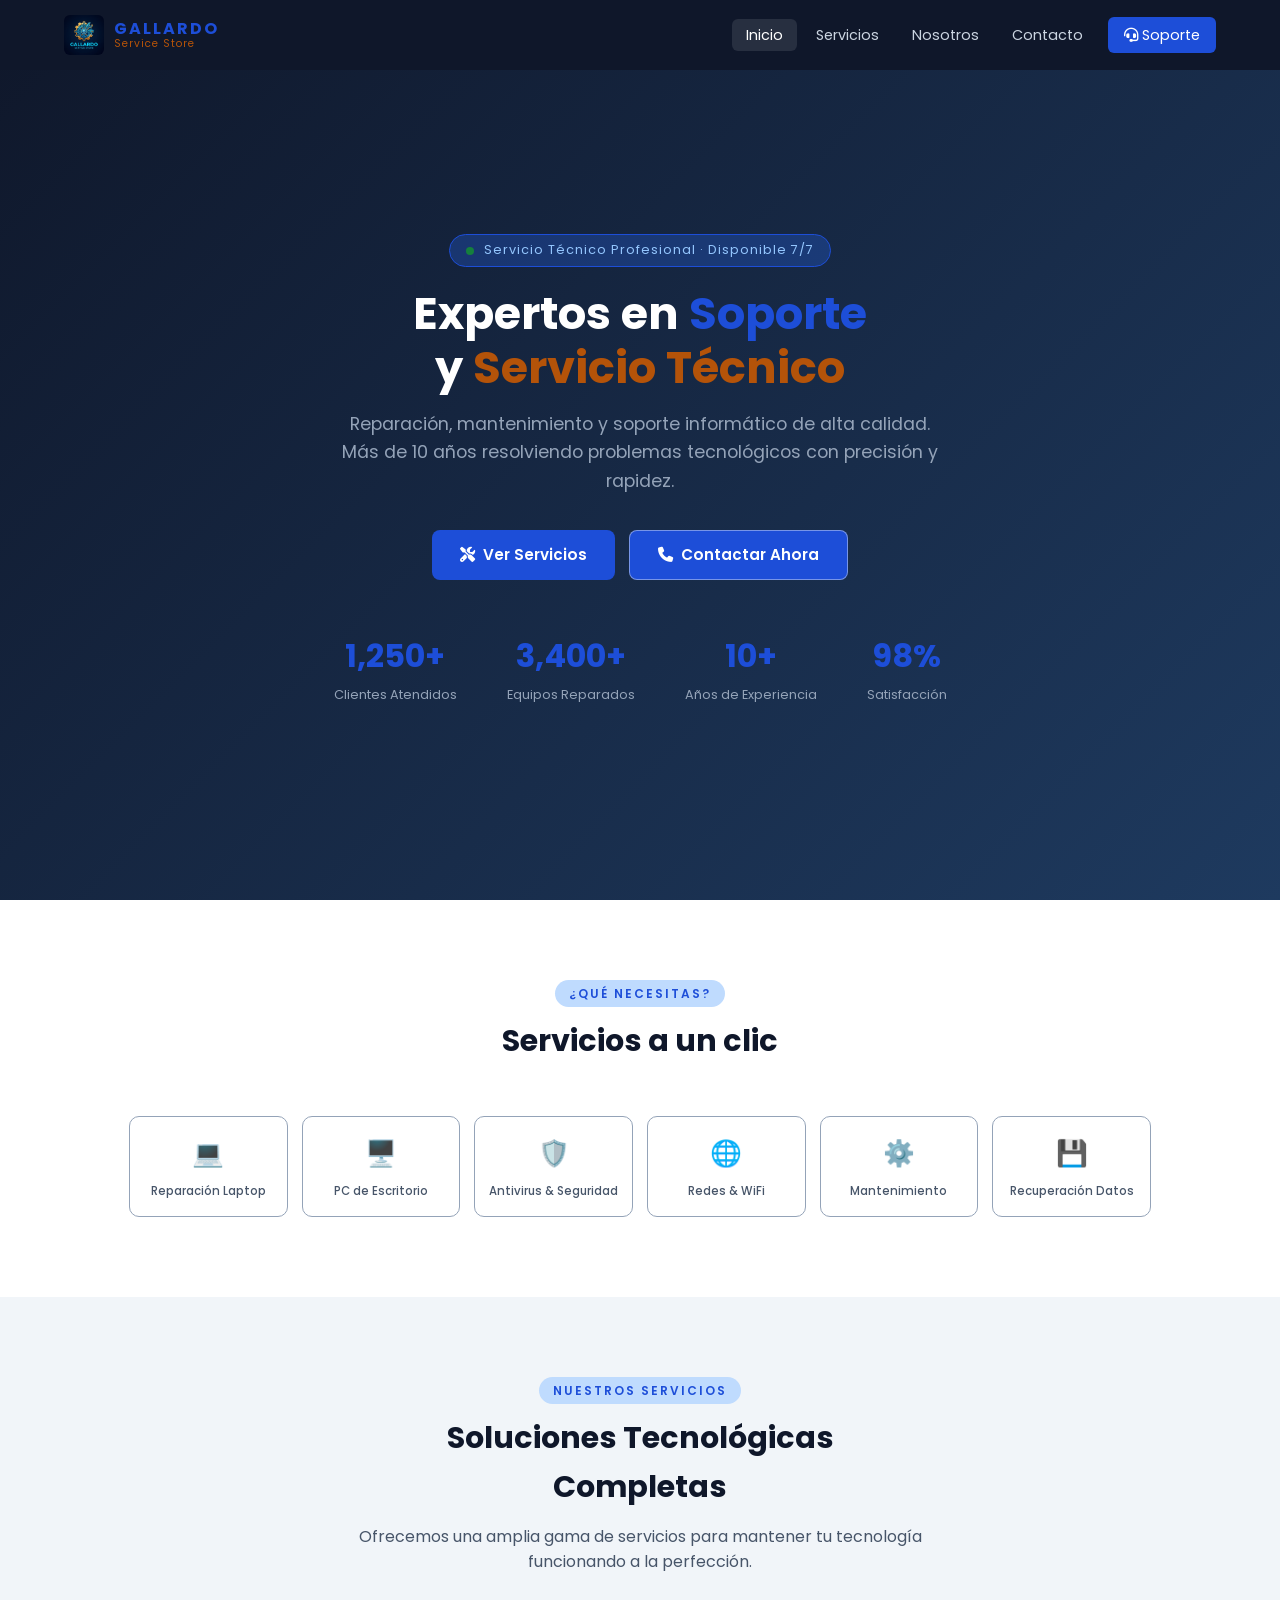
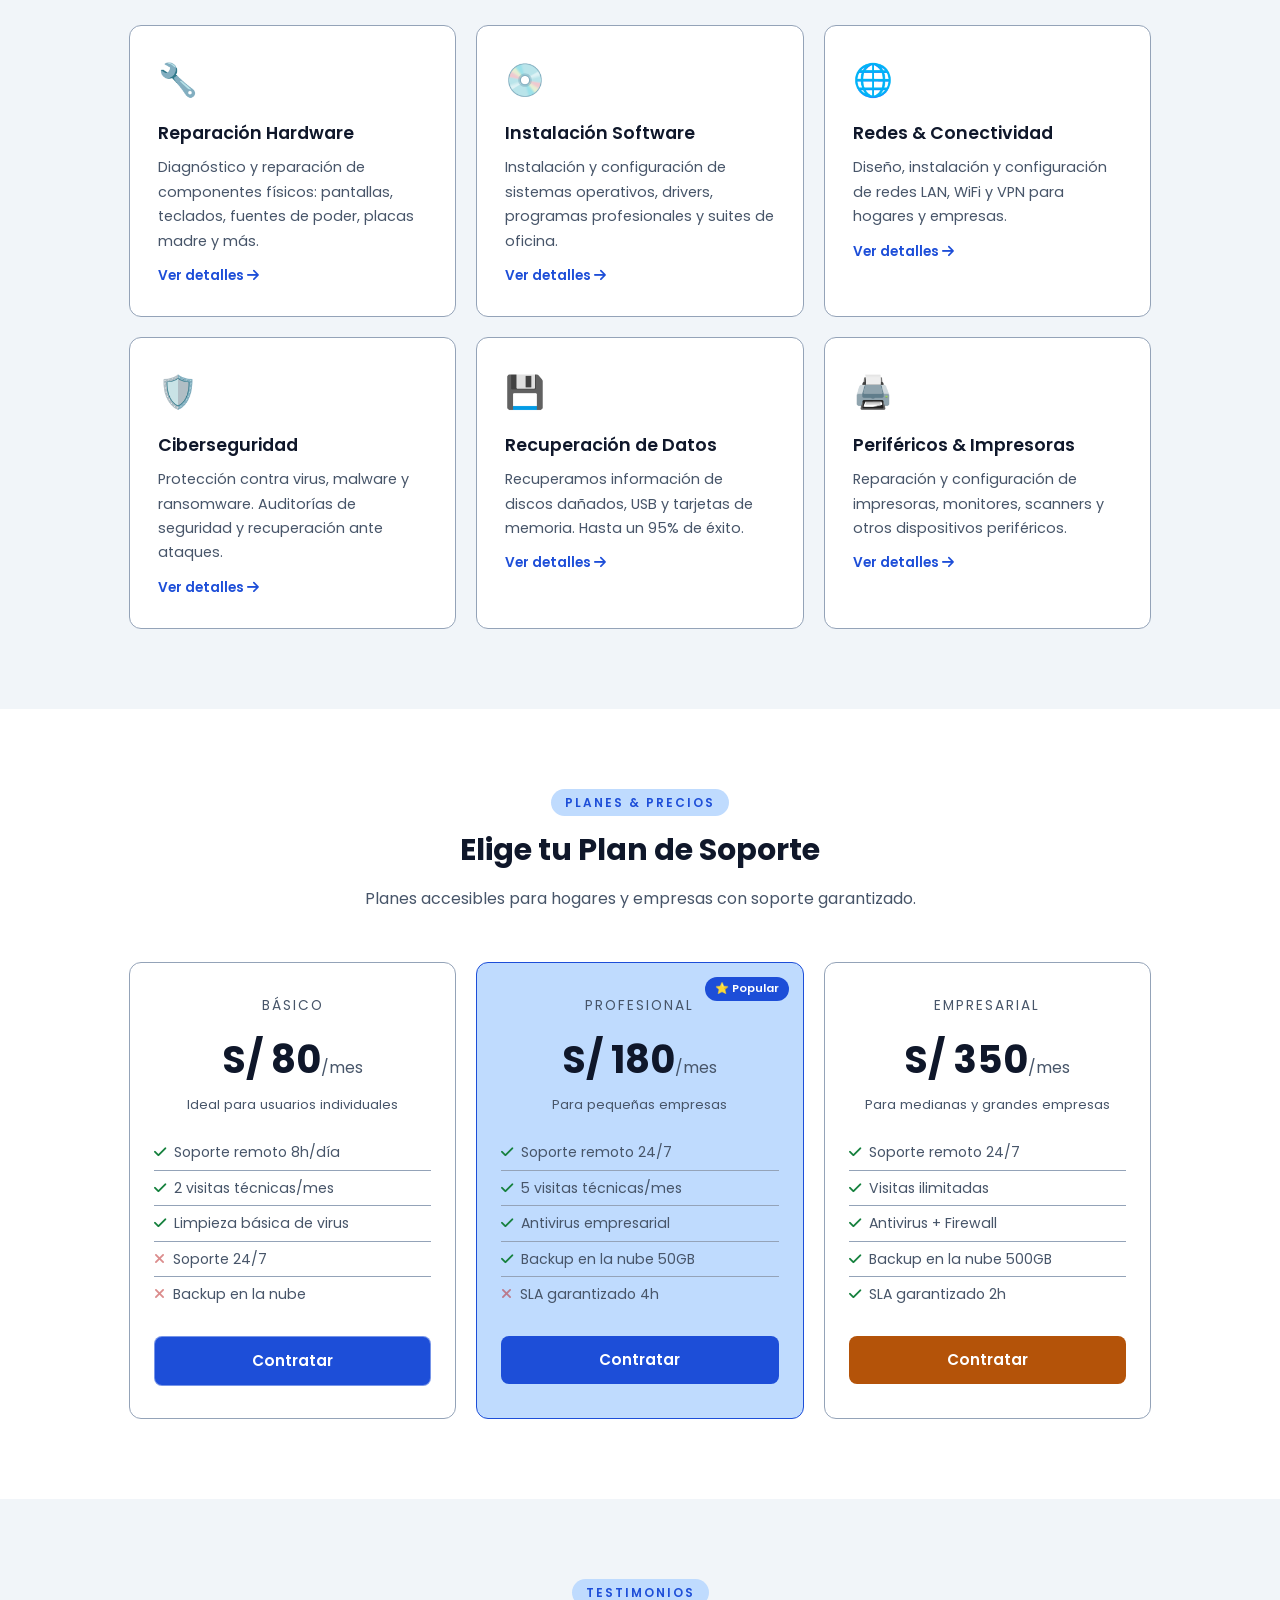
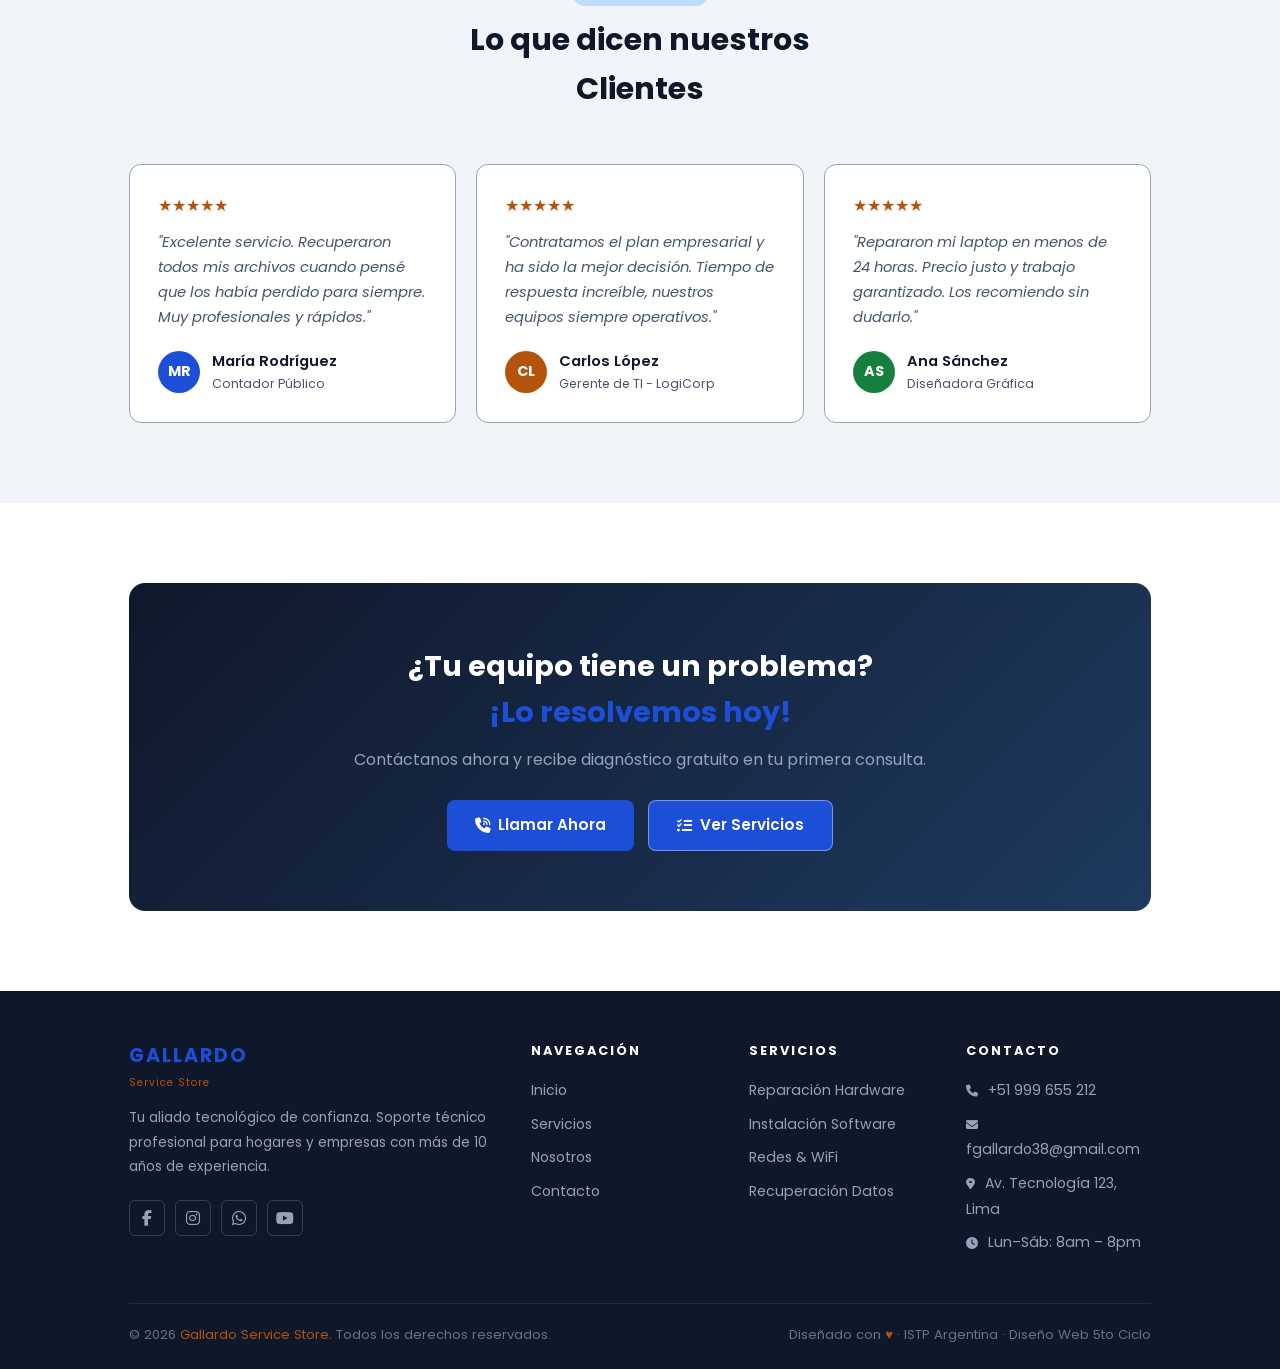
<file: index.html>
<!DOCTYPE html>
<html lang="es">
<head>
  <meta charset="UTF-8">
  <meta name="viewport" content="width=device-width, initial-scale=1.0">
  <meta name="description" content="Gallardo Service Store - Soporte técnico profesional y servicio de computadoras. Reparación, mantenimiento y venta de equipos informáticos.">
  <meta name="keywords" content="soporte técnico, reparación computadoras, servicio informático, Gallardo Service Store">
  <meta name="author" content="Gallardo Service Store">
  <title>Gallardo Service Store | Servicio Técnico Informático Profesional</title>
  <link rel="stylesheet" href="css/style.css">
  <!-- Iconos -->
  <link rel="stylesheet" href="https://cdnjs.cloudflare.com/ajax/libs/font-awesome/6.5.0/css/all.min.css">
</head>
<body>

  <!-- Navegación Principal -->
  <nav class="navbar" id="navbar">
    <a href="index.html" class="nav-logo">
      <img src="img/logo.png" alt="Gallardo Service Store Logo">
      <div class="logo-text">
        <span class="logo-name">GALLARDO</span>
        <span class="logo-sub">Service Store</span>
      </div>
    </a>

    <input type="checkbox" id="nav-toggle-check" class="nav-checkbox">
    <label for="nav-toggle-check" class="nav-toggle" aria-label="Menú">
      <span></span><span></span><span></span>
    </label>

    <ul class="nav-menu" id="navMenu">
      <li><a href="index.html" class="nav-link active">Inicio</a></li>
      <li><a href="servicios.html" class="nav-link">Servicios</a></li>
      <li><a href="nosotros.html" class="nav-link">Nosotros</a></li>
      <li><a href="contacto.html" class="nav-link">Contacto</a></li>
      <li><a href="contacto.html" class="nav-link nav-cta"><i class="fa fa-headset"></i> Soporte</a></li>
    </ul>
  </nav>

  <!-- ===== HERO ===== -->
  <section class="hero">
    <div class="hero-bg-circle c1"></div>
    <div class="hero-bg-circle c2"></div>

    <!-- Iconos flotantes decorativos -->
    <div class="floating-icons">
      <i class="fa fa-laptop floating-icon"></i>
      <i class="fa fa-microchip floating-icon"></i>
      <i class="fa fa-wifi floating-icon"></i>
      <i class="fa fa-shield-halved floating-icon"></i>
      <i class="fa fa-server floating-icon"></i>
    </div>

    <div class="hero-content">
      <div class="hero-badge">
        <span class="dot"></span>
        Servicio Técnico Profesional · Disponible 7/7
      </div>

      <h1 class="hero-title">
        Expertos en <span class="gradient-text">Soporte</span><br>
        y <span class="gold-text">Servicio Técnico</span>
      </h1>

      <p class="hero-subtitle">
        Reparación, mantenimiento y soporte informático de alta calidad.
        Más de 10 años resolviendo problemas tecnológicos con precisión y rapidez.
      </p>

      <div class="hero-buttons">
        <a href="servicios.html" class="btn btn-primary">
          <i class="fa fa-tools"></i> Ver Servicios
        </a>
        <a href="contacto.html" class="btn btn-secondary">
          <i class="fa fa-phone"></i> Contactar Ahora
        </a>
      </div>

      <!-- Estadísticas principales -->
      <div class="hero-stats">
        <div class="stat-item">
          <div class="stat-number">1,250+</div>
          <div class="stat-label">Clientes Atendidos</div>
        </div>
        <div class="stat-item">
          <div class="stat-number">3,400+</div>
          <div class="stat-label">Equipos Reparados</div>
        </div>
        <div class="stat-item">
          <div class="stat-number">10+</div>
          <div class="stat-label">Años de Experiencia</div>
        </div>
        <div class="stat-item">
          <div class="stat-number">98%</div>
          <div class="stat-label">Satisfacción</div>
        </div>
      </div>
    </div>
  </section>

  <!-- ===== SERVICIOS RÁPIDOS ===== -->
  <section class="section section-alt">
    <div class="container">
      <div class="section-header reveal">
        <span class="section-tag">¿Qué necesitas?</span>
        <h2 class="section-title">Servicios a un clic</h2>
      </div>
      <div class="quick-services">
        <a href="servicios.html" class="qs-item reveal reveal-delay-1">
          <span class="qs-icon">💻</span>
          <span class="qs-label">Reparación Laptop</span>
        </a>
        <a href="servicios.html" class="qs-item reveal reveal-delay-2">
          <span class="qs-icon">🖥️</span>
          <span class="qs-label">PC de Escritorio</span>
        </a>
        <a href="servicios.html" class="qs-item reveal reveal-delay-3">
          <span class="qs-icon">🛡️</span>
          <span class="qs-label">Antivirus & Seguridad</span>
        </a>
        <a href="servicios.html" class="qs-item reveal reveal-delay-4">
          <span class="qs-icon">🌐</span>
          <span class="qs-label">Redes & WiFi</span>
        </a>
        <a href="servicios.html" class="qs-item reveal reveal-delay-1">
          <span class="qs-icon">⚙️</span>
          <span class="qs-label">Mantenimiento</span>
        </a>
        <a href="servicios.html" class="qs-item reveal reveal-delay-2">
          <span class="qs-icon">💾</span>
          <span class="qs-label">Recuperación Datos</span>
        </a>
      </div>
    </div>
  </section>

  <!-- ===== SERVICIOS PRINCIPALES ===== -->
  <section class="section services-section">
    <div class="container">
      <div class="section-header reveal">
        <span class="section-tag">Nuestros Servicios</span>
        <h2 class="section-title">Soluciones Tecnológicas <br>Completas</h2>
        <p class="section-desc">
          Ofrecemos una amplia gama de servicios para mantener tu tecnología funcionando a la perfección.
        </p>
      </div>

      <div class="grid-3">
        <div class="card reveal reveal-delay-1">
          <div class="card-icon">🔧</div>
          <h3 class="card-title">Reparación Hardware</h3>
          <p class="card-desc">
            Diagnóstico y reparación de componentes físicos: pantallas, teclados, fuentes de poder, placas madre y más.
          </p>
          <a href="servicios.html" class="card-link">
            Ver detalles <i class="fa fa-arrow-right"></i>
          </a>
        </div>

        <div class="card reveal reveal-delay-2">
          <div class="card-icon">💿</div>
          <h3 class="card-title">Instalación Software</h3>
          <p class="card-desc">
            Instalación y configuración de sistemas operativos, drivers, programas profesionales y suites de oficina.
          </p>
          <a href="servicios.html" class="card-link">
            Ver detalles <i class="fa fa-arrow-right"></i>
          </a>
        </div>

        <div class="card reveal reveal-delay-3">
          <div class="card-icon">🌐</div>
          <h3 class="card-title">Redes & Conectividad</h3>
          <p class="card-desc">
            Diseño, instalación y configuración de redes LAN, WiFi y VPN para hogares y empresas.
          </p>
          <a href="servicios.html" class="card-link">
            Ver detalles <i class="fa fa-arrow-right"></i>
          </a>
        </div>

        <div class="card reveal reveal-delay-1">
          <div class="card-icon">🛡️</div>
          <h3 class="card-title">Ciberseguridad</h3>
          <p class="card-desc">
            Protección contra virus, malware y ransomware. Auditorías de seguridad y recuperación ante ataques.
          </p>
          <a href="servicios.html" class="card-link">
            Ver detalles <i class="fa fa-arrow-right"></i>
          </a>
        </div>

        <div class="card reveal reveal-delay-2">
          <div class="card-icon">💾</div>
          <h3 class="card-title">Recuperación de Datos</h3>
          <p class="card-desc">
            Recuperamos información de discos dañados, USB y tarjetas de memoria. Hasta un 95% de éxito.
          </p>
          <a href="servicios.html" class="card-link">
            Ver detalles <i class="fa fa-arrow-right"></i>
          </a>
        </div>

        <div class="card reveal reveal-delay-3">
          <div class="card-icon">🖨️</div>
          <h3 class="card-title">Periféricos & Impresoras</h3>
          <p class="card-desc">
            Reparación y configuración de impresoras, monitores, scanners y otros dispositivos periféricos.
          </p>
          <a href="servicios.html" class="card-link">
            Ver detalles <i class="fa fa-arrow-right"></i>
          </a>
        </div>
      </div>
    </div>
  </section>

  <!-- ===== PLANES ===== -->
  <section class="section section-alt">
    <div class="container">
      <div class="section-header reveal">
        <span class="section-tag">Planes & Precios</span>
        <h2 class="section-title">Elige tu Plan de Soporte</h2>
        <p class="section-desc">Planes accesibles para hogares y empresas con soporte garantizado.</p>
      </div>
      <div class="pricing-grid">
        <div class="pricing-card reveal reveal-delay-1">
          <p class="plan-name">Básico</p>
          <div class="plan-price">S/ 80<span>/mes</span></div>
          <p class="plan-unit">Ideal para usuarios individuales</p>
          <ul class="plan-features">
            <li><i class="fa fa-check"></i> Soporte remoto 8h/día</li>
            <li><i class="fa fa-check"></i> 2 visitas técnicas/mes</li>
            <li><i class="fa fa-check"></i> Limpieza básica de virus</li>
            <li><i class="fa fa-times"></i> Soporte 24/7</li>
            <li><i class="fa fa-times"></i> Backup en la nube</li>
          </ul>
          <a href="contacto.html" class="btn btn-secondary btn-full">Contratar</a>
        </div>

        <div class="pricing-card featured reveal reveal-delay-2">
          <div class="popular-badge">⭐ Popular</div>
          <p class="plan-name">Profesional</p>
          <div class="plan-price">S/ 180<span>/mes</span></div>
          <p class="plan-unit">Para pequeñas empresas</p>
          <ul class="plan-features">
            <li><i class="fa fa-check"></i> Soporte remoto 24/7</li>
            <li><i class="fa fa-check"></i> 5 visitas técnicas/mes</li>
            <li><i class="fa fa-check"></i> Antivirus empresarial</li>
            <li><i class="fa fa-check"></i> Backup en la nube 50GB</li>
            <li><i class="fa fa-times"></i> SLA garantizado 4h</li>
          </ul>
          <a href="contacto.html" class="btn btn-primary btn-full">Contratar</a>
        </div>

        <div class="pricing-card reveal reveal-delay-3">
          <p class="plan-name">Empresarial</p>
          <div class="plan-price">S/ 350<span>/mes</span></div>
          <p class="plan-unit">Para medianas y grandes empresas</p>
          <ul class="plan-features">
            <li><i class="fa fa-check"></i> Soporte remoto 24/7</li>
            <li><i class="fa fa-check"></i> Visitas ilimitadas</li>
            <li><i class="fa fa-check"></i> Antivirus + Firewall</li>
            <li><i class="fa fa-check"></i> Backup en la nube 500GB</li>
            <li><i class="fa fa-check"></i> SLA garantizado 2h</li>
          </ul>
          <a href="contacto.html" class="btn btn-gold btn-full">Contratar</a>
        </div>
      </div>
    </div>
  </section>

  <!-- ===== TESTIMONIOS ===== -->
  <section class="section">
    <div class="container">
      <div class="section-header reveal">
        <span class="section-tag">Testimonios</span>
        <h2 class="section-title">Lo que dicen nuestros <br>Clientes</h2>
      </div>
      <div class="grid-3">
        <div class="testimonial-card reveal reveal-delay-1">
          <div class="testimonial-stars">★★★★★</div>
          <p class="testimonial-text">
            "Excelente servicio. Recuperaron todos mis archivos cuando pensé que los había perdido para siempre. 
            Muy profesionales y rápidos."
          </p>
          <div class="testimonial-author">
            <div class="author-avatar">MR</div>
            <div class="author-info">
              <div class="name">María Rodríguez</div>
              <div class="role">Contador Público</div>
            </div>
          </div>
        </div>

        <div class="testimonial-card reveal reveal-delay-2">
          <div class="testimonial-stars">★★★★★</div>
          <p class="testimonial-text">
            "Contratamos el plan empresarial y ha sido la mejor decisión. Tiempo de respuesta increíble,
            nuestros equipos siempre operativos."
          </p>
          <div class="testimonial-author">
            <div class="author-avatar avatar-gold">CL</div>
            <div class="author-info">
              <div class="name">Carlos López</div>
              <div class="role">Gerente de TI - LogiCorp</div>
            </div>
          </div>
        </div>

        <div class="testimonial-card reveal reveal-delay-3">
          <div class="testimonial-stars">★★★★★</div>
          <p class="testimonial-text">
            "Repararon mi laptop en menos de 24 horas. Precio justo y trabajo garantizado. 
            Los recomiendo sin dudarlo."
          </p>
          <div class="testimonial-author">
            <div class="author-avatar avatar-green">AS</div>
            <div class="author-info">
              <div class="name">Ana Sánchez</div>
              <div class="role">Diseñadora Gráfica</div>
            </div>
          </div>
        </div>
      </div>
    </div>
  </section>

  <!-- ===== CTA FINAL ===== -->
  <section class="section section-alt">
    <div class="container">
      <div class="cta-banner reveal">
        <h2 class="cta-title">¿Tu equipo tiene un problema? <br><span class="gradient-text">¡Lo resolvemos hoy!</span></h2>
        <p class="cta-desc">
          Contáctanos ahora y recibe diagnóstico gratuito en tu primera consulta.
        </p>
        <div class="cta-buttons">
          <a href="contacto.html" class="btn btn-primary"><i class="fa fa-phone-volume"></i> Llamar Ahora</a>
          <a href="servicios.html" class="btn btn-secondary"><i class="fa fa-list-check"></i> Ver Servicios</a>
        </div>
      </div>
    </div>
  </section>

  <!-- ===== FOOTER ===== -->
  <footer>
    <div class="container">
      <div class="footer-grid">
        <div class="footer-brand">
          <span class="logo-name">GALLARDO</span>
          <span class="logo-sub">Service Store</span>
          <p class="footer-desc">
            Tu aliado tecnológico de confianza. Soporte técnico profesional para hogares y empresas con más de 10 años de experiencia.
          </p>
          <div class="footer-social">
            <a href="#" class="social-link" title="Facebook"><i class="fab fa-facebook-f"></i></a>
            <a href="#" class="social-link" title="Instagram"><i class="fab fa-instagram"></i></a>
            <a href="#" class="social-link" title="WhatsApp"><i class="fab fa-whatsapp"></i></a>
            <a href="#" class="social-link" title="YouTube"><i class="fab fa-youtube"></i></a>
          </div>
        </div>

        <div>
          <h4 class="footer-heading">Navegación</h4>
          <ul class="footer-links">
            <li><a href="index.html">Inicio</a></li>
            <li><a href="servicios.html">Servicios</a></li>
            <li><a href="nosotros.html">Nosotros</a></li>
            <li><a href="contacto.html">Contacto</a></li>
          </ul>
        </div>

        <div>
          <h4 class="footer-heading">Servicios</h4>
          <ul class="footer-links">
            <li><a href="servicios.html">Reparación Hardware</a></li>
            <li><a href="servicios.html">Instalación Software</a></li>
            <li><a href="servicios.html">Redes & WiFi</a></li>
            <li><a href="servicios.html">Recuperación Datos</a></li>
          </ul>
        </div>

        <div>
          <h4 class="footer-heading">Contacto</h4>
          <ul class="footer-links">
            <li><a href="#"><i class="fa fa-phone"></i> +51 999 655 212</a></li>
            <li><a href="#"><i class="fa fa-envelope"></i> fgallardo38@gmail.com</a></li>
            <li><a href="#"><i class="fa fa-map-marker-alt"></i> Av. Tecnología 123, Lima</a></li>
            <li><a href="#"><i class="fa fa-clock"></i> Lun–Sáb: 8am – 8pm</a></li>
          </ul>
        </div>
      </div>

      <div class="footer-bottom">
        <p>© 2026 <span>Gallardo Service Store</span>. Todos los derechos reservados.</p>
        <p>Diseñado con <span>♥</span> · ISTP Argentina · Diseño Web 5to Ciclo</p>
      </div>
    </div>
  </footer>

</body>
</html>
</file>
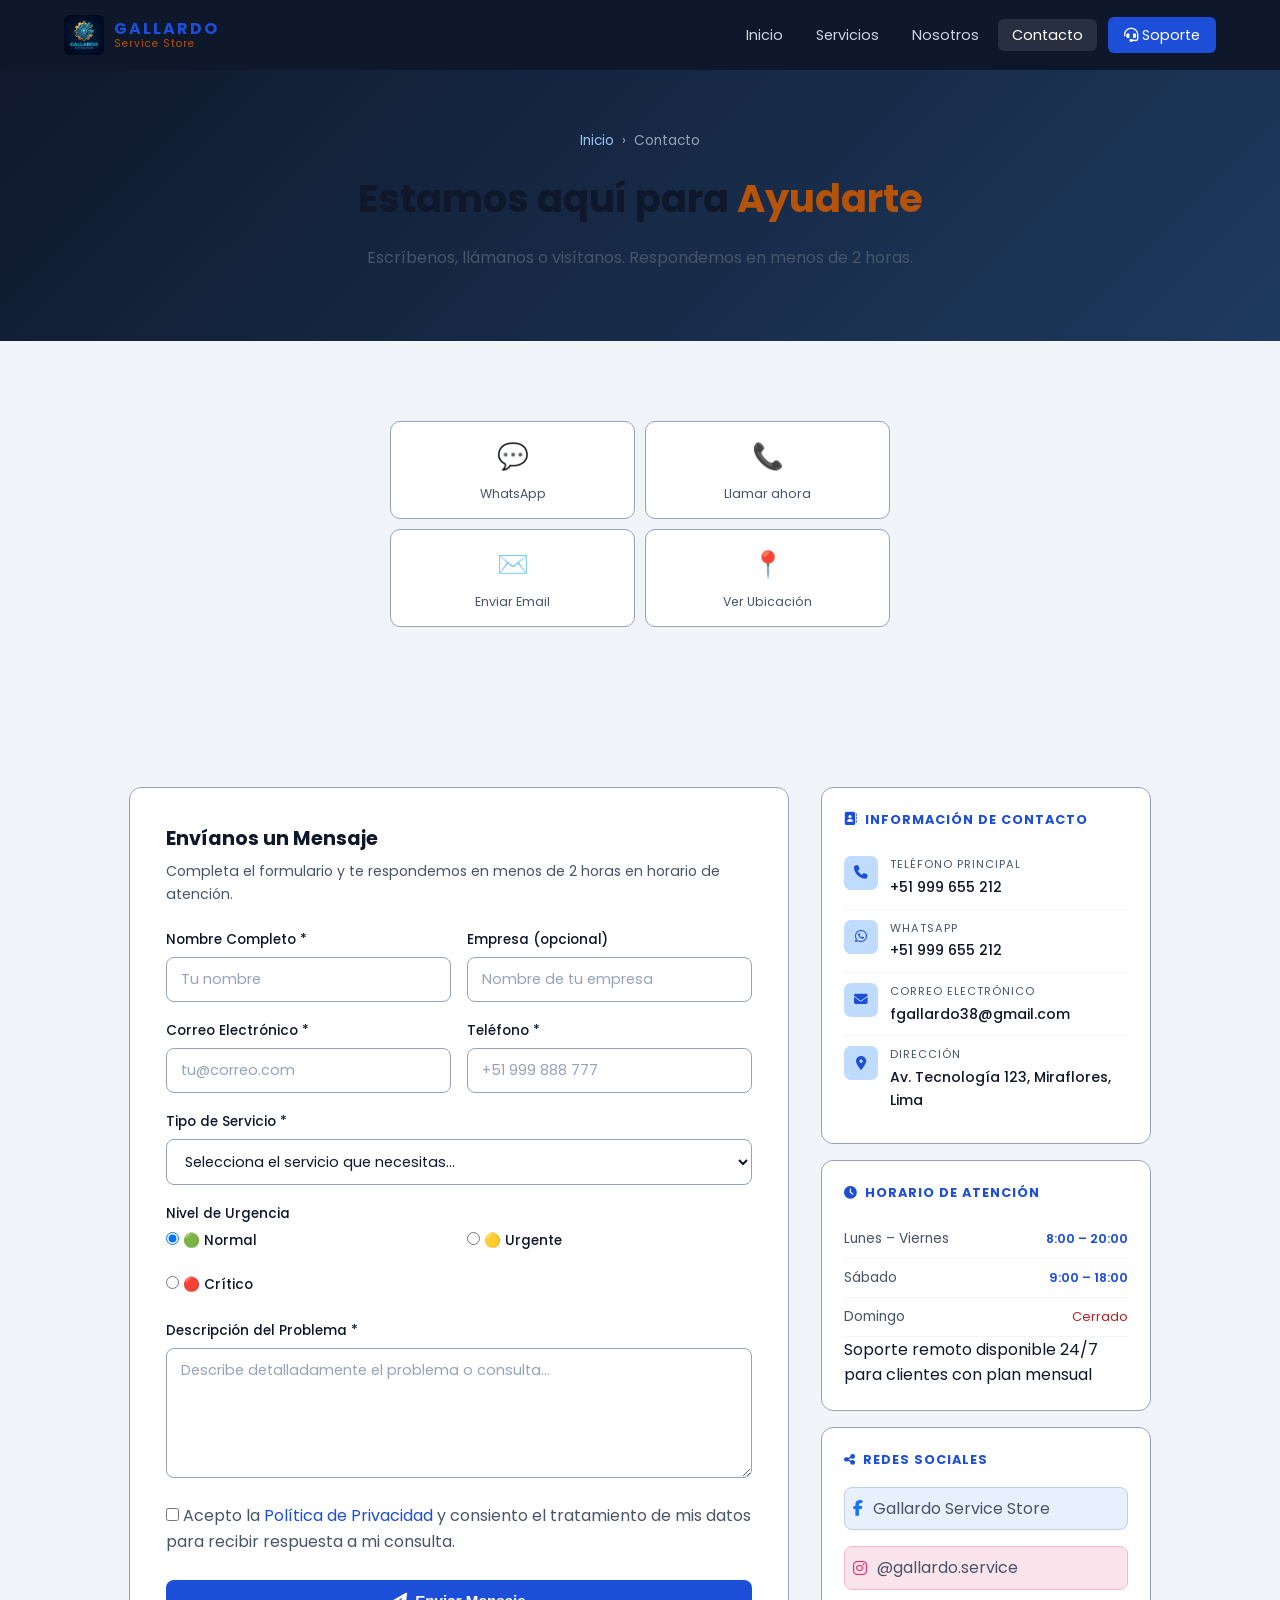
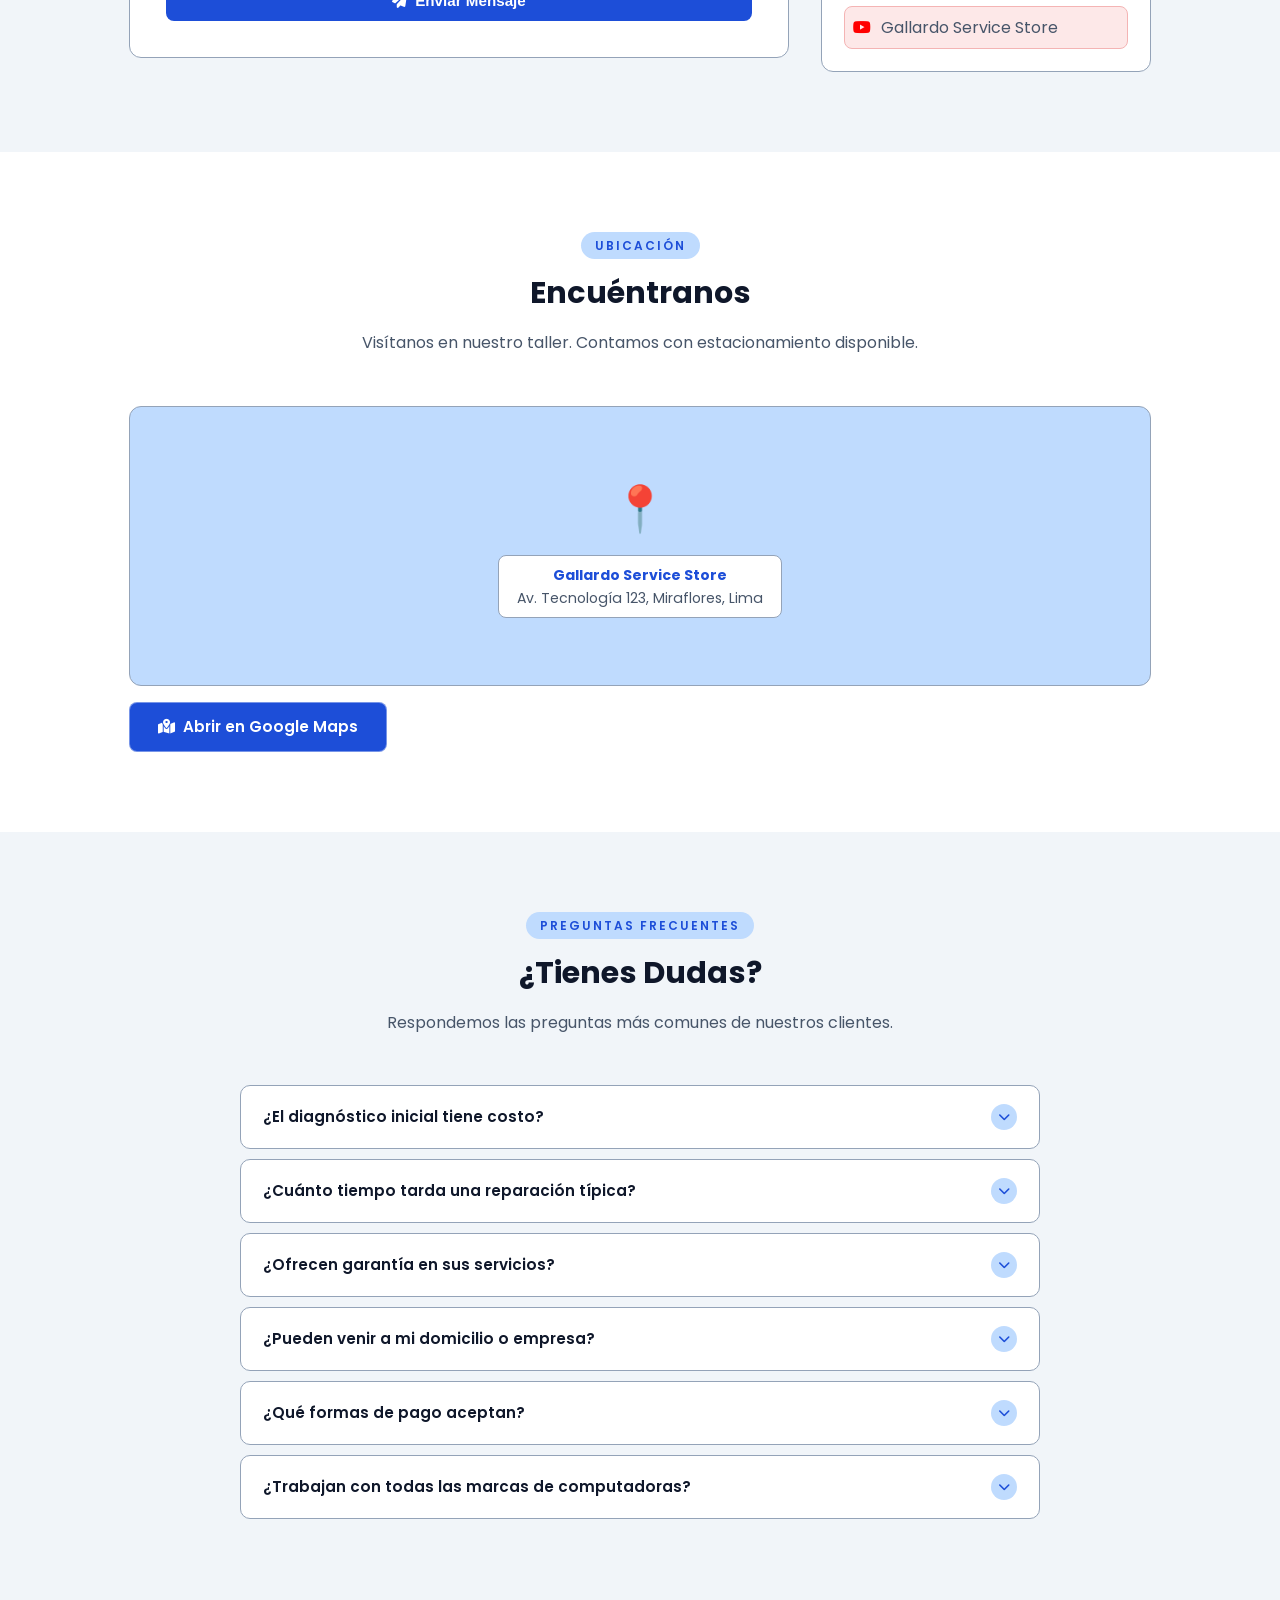
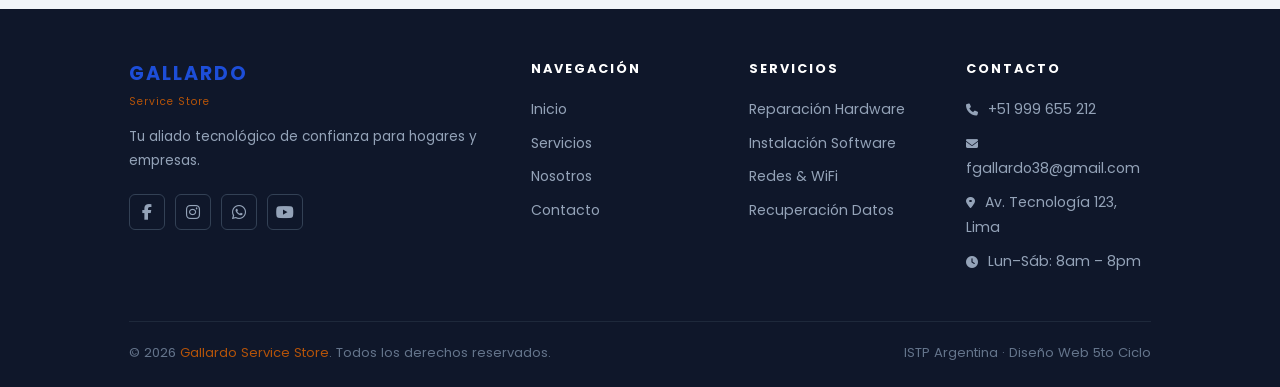
<file: contacto.html>
<!DOCTYPE html>
<html lang="es">
<head>
  <meta charset="UTF-8">
  <meta name="viewport" content="width=device-width, initial-scale=1.0">
  <meta name="description" content="Contacta a Gallardo Service Store. Formulario de contacto, ubicación, horarios y canales de atención para soporte técnico.">
  <meta name="keywords" content="contacto, soporte técnico, atención al cliente, formulario, ubicación">
  <title>Contacto | Gallardo Service Store</title>
  <link rel="stylesheet" href="css/style.css">
  <link rel="stylesheet" href="https://cdnjs.cloudflare.com/ajax/libs/font-awesome/6.5.0/css/all.min.css">
</head>
<body>

  <!-- Navegación Principal -->
  <nav class="navbar" id="navbar">
    <a href="index.html" class="nav-logo">
      <img src="img/logo.png" alt="Gallardo Service Store Logo">
      <div class="logo-text">
        <span class="logo-name">GALLARDO</span>
        <span class="logo-sub">Service Store</span>
      </div>
    </a>
    <input type="checkbox" id="nav-toggle-check" class="nav-checkbox">
    <label for="nav-toggle-check" class="nav-toggle" aria-label="Menú">
      <span></span><span></span><span></span>
    </label>
    <ul class="nav-menu" id="navMenu">
      <li><a href="index.html" class="nav-link">Inicio</a></li>
      <li><a href="servicios.html" class="nav-link">Servicios</a></li>
      <li><a href="nosotros.html" class="nav-link">Nosotros</a></li>
      <li><a href="contacto.html" class="nav-link active">Contacto</a></li>
      <li><a href="contacto.html" class="nav-link nav-cta"><i class="fa fa-headset"></i> Soporte</a></li>
    </ul>
  </nav>

  <!-- ===== PAGE HERO ===== -->
  <section class="page-hero">
    <div class="container page-hero-content">
      <div class="breadcrumb">
        <a href="index.html">Inicio</a>
        <span class="sep">›</span>
        <span>Contacto</span>
      </div>
      <h1 class="section-title hero-title-lg">
        Estamos aquí para <span class="text-gradient-gold">Ayudarte</span>
      </h1>
      <p class="section-desc mt-4">
        Escríbenos, llámanos o visítanos. Respondemos en menos de 2 horas.
      </p>
    </div>
  </section>

  <!-- ===== CANALES RÁPIDOS ===== -->
  <section class="section">
    <div class="container">
      <div class="quick-channels reveal quick-channels-wrapper">
        <a href="https://wa.me/51999655212" class="channel-btn whatsapp" target="_blank">
          <span class="ch-icon">💬</span>
          <span class="ch-label">WhatsApp</span>
        </a>
        <a href="tel:+51999655212" class="channel-btn phone">
          <span class="ch-icon">📞</span>
          <span class="ch-label">Llamar ahora</span>
        </a>
        <a href="mailto:fgallardo38@gmail.com" class="channel-btn email">
          <span class="ch-icon">✉️</span>
          <span class="ch-label">Enviar Email</span>
        </a>
        <a href="#mapa" class="channel-btn maps">
          <span class="ch-icon">📍</span>
          <span class="ch-label">Ver Ubicación</span>
        </a>
      </div>
    </div>
  </section>

  <!-- ===== CONTACTO PRINCIPAL ===== -->
  <section class="section">
    <div class="container">
      <div class="contact-layout">

        <!-- FORMULARIO -->
        <div class="contact-form-card">
          <div id="formContainer">
            <p class="form-title">Envíanos un Mensaje</p>
            <p class="form-subtitle">Completa el formulario y te respondemos en menos de 2 horas en horario de atención.</p>

            <form action="#" method="POST">
              <div class="form-row">
                <div class="form-group">
                  <label class="form-label" for="nombre">Nombre Completo *</label>
                  <input class="form-control" type="text" id="nombre" name="nombre"
                    placeholder="Tu nombre" required minlength="3" autocomplete="name">
                </div>
                <div class="form-group">
                  <label class="form-label" for="empresa">Empresa (opcional)</label>
                  <input class="form-control" type="text" id="empresa" name="empresa"
                    placeholder="Nombre de tu empresa" autocomplete="organization">
                </div>
              </div>

              <div class="form-row">
                <div class="form-group">
                  <label class="form-label" for="email">Correo Electrónico *</label>
                  <input class="form-control" type="email" id="email" name="email"
                    placeholder="tu@correo.com" required autocomplete="email">
                </div>
                <div class="form-group">
                  <label class="form-label" for="telefono">Teléfono *</label>
                  <input class="form-control" type="tel" id="telefono" name="telefono"
                    placeholder="+51 999 888 777" required minlength="7" autocomplete="tel">
                </div>
              </div>

              <div class="form-group">
                <label class="form-label" for="servicio">Tipo de Servicio *</label>
                <select class="form-control" id="servicio" name="servicio" required>
                  <option value="" disabled selected>Selecciona el servicio que necesitas...</option>
                  <option value="hardware">🔧 Reparación de Hardware</option>
                  <option value="software">💿 Instalación / Soporte Software</option>
                  <option value="redes">🌐 Redes y Conectividad</option>
                  <option value="seguridad">🛡️ Ciberseguridad y Antivirus</option>
                  <option value="datos">💾 Recuperación de Datos</option>
                  <option value="mantenimiento">⚙️ Mantenimiento Preventivo</option>
                  <option value="plan">📋 Planes de Soporte Mensual</option>
                  <option value="otro">❓ Otro / Consulta general</option>
                </select>
              </div>

              <div class="form-group">
                <label class="form-label">Nivel de Urgencia</label>
                <div class="form-row">
                  <label class="form-label">
                    <input type="radio" name="urgencia" value="baja" checked>
                    🟢 Normal
                  </label>
                  <label class="form-label">
                    <input type="radio" name="urgencia" value="media">
                    🟡 Urgente
                  </label>
                  <label class="form-label">
                    <input type="radio" name="urgencia" value="alta">
                    🔴 Crítico
                  </label>
                </div>
              </div>

              <div class="form-group">
                <label class="form-label" for="mensaje">Descripción del Problema *</label>
                <textarea class="form-control" id="mensaje" name="mensaje"
                  placeholder="Describe detalladamente el problema o consulta..." required minlength="10" maxlength="500" rows="5"></textarea>
              </div>

              <div class="form-group">
                <input type="checkbox" id="terminos" name="terminos" required>
                <label for="terminos" class="text-muted">
                  Acepto la <a href="#" class="text-blue">Política de Privacidad</a>
                  y consiento el tratamiento de mis datos para recibir respuesta a mi consulta.
                </label>
              </div>

              <button type="submit" class="btn btn-primary btn-full mt-2">
                <i class="fa fa-paper-plane"></i> Enviar Mensaje
              </button>
            </form>
          </div>
        </div>

        <!-- SIDEBAR -->
        <div class="contact-sidebar">

          <!-- Info de contacto -->
          <div class="info-card reveal reveal-delay-1">
            <p class="info-card-title"><i class="fa fa-address-book"></i> Información de Contacto</p>

            <div class="contact-item">
              <div class="contact-item-icon"><i class="fa fa-phone"></i></div>
              <div>
                <span class="contact-item-label">Teléfono principal</span>
                <div class="contact-item-value"><a href="tel:+51999655212">+51 999 655 212</a></div>
              </div>
            </div>

            <div class="contact-item">
              <div class="contact-item-icon"><i class="fab fa-whatsapp"></i></div>
              <div>
                <span class="contact-item-label">WhatsApp</span>
                <div class="contact-item-value"><a href="https://wa.me/51999655212">+51 999 655 212</a></div>
              </div>
            </div>

            <div class="contact-item">
              <div class="contact-item-icon"><i class="fa fa-envelope"></i></div>
              <div>
                <span class="contact-item-label">Correo electrónico</span>
                <div class="contact-item-value"><a href="mailto:fgallardo38@gmail.com">fgallardo38@gmail.com</a></div>
              </div>
            </div>

            <div class="contact-item">
              <div class="contact-item-icon"><i class="fa fa-map-marker-alt"></i></div>
              <div>
                <span class="contact-item-label">Dirección</span>
                <div class="contact-item-value">Av. Tecnología 123, Miraflores, Lima</div>
              </div>
            </div>
          </div>

          <!-- Horarios -->
          <div class="info-card reveal reveal-delay-2">
            <p class="info-card-title"><i class="fa fa-clock"></i> Horario de Atención</p>
            <div class="schedule-item">
              <span class="schedule-day">Lunes – Viernes</span>
              <span class="schedule-time">8:00 – 20:00</span>
            </div>
            <div class="schedule-item">
              <span class="schedule-day">Sábado</span>
              <span class="schedule-time">9:00 – 18:00</span>
            </div>
            <div class="schedule-item">
              <span class="schedule-day">Domingo</span>
              <span class="schedule-closed">Cerrado</span>
            </div>
            <div class="notice-box">
              <p class="notice-text">
                <span class="notice-dot"></span>
                Soporte remoto disponible 24/7 para clientes con plan mensual
              </p>
            </div>
          </div>

          <!-- Redes sociales -->
          <div class="info-card reveal reveal-delay-3">
            <p class="info-card-title"><i class="fa fa-share-nodes"></i> Redes Sociales</p>
            <div class="contact-sidebar">
              <a href="#" class="social-card-link social-card-fb">
                <i class="fab fa-facebook-f"></i>
                <span class="schedule-day">Gallardo Service Store</span>
              </a>
              <a href="#" class="social-card-link social-card-ig">
                <i class="fab fa-instagram"></i>
                <span class="schedule-day">@gallardo.service</span>
              </a>
              <a href="#" class="social-card-link social-card-yt">
                <i class="fab fa-youtube"></i>
                <span class="schedule-day">Gallardo Service Store</span>
              </a>
            </div>
          </div>
        </div>
      </div>
    </div>
  </section>

  <!-- ===== MAPA ===== -->
  <section class="section section-alt" id="mapa">
    <div class="container">
      <div class="section-header reveal">
        <span class="section-tag">Ubicación</span>
        <h2 class="section-title">Encuéntranos</h2>
        <p class="section-desc">Visítanos en nuestro taller. Contamos con estacionamiento disponible.</p>
      </div>
      <div class="map-container reveal">
        <div class="map-pin">
          <span class="pin-icon">📍</span>
          <div class="map-pin-label">
            <strong>Gallardo Service Store</strong><br>
            <span class="text-muted">Av. Tecnología 123, Miraflores, Lima</span>
          </div>
        </div>
      </div>
      <div class="text-center mt-4 reveal">
        <a href="https://maps.google.com" target="_blank" class="btn btn-secondary">
          <i class="fa fa-map-location-dot"></i> Abrir en Google Maps
        </a>
      </div>
    </div>
  </section>

  <!-- ===== FAQ ===== -->
  <section class="section">
    <div class="container">
      <div class="section-header reveal">
        <span class="section-tag">Preguntas Frecuentes</span>
        <h2 class="section-title">¿Tienes Dudas?</h2>
        <p class="section-desc">Respondemos las preguntas más comunes de nuestros clientes.</p>
      </div>

      <div class="faq-list">
        <details class="faq-item">
          <summary class="faq-question">
            ¿El diagnóstico inicial tiene costo?
            <span class="faq-icon"><i class="fa fa-chevron-down"></i></span>
          </summary>
          <div class="faq-answer">
            <p>No, el diagnóstico es completamente gratuito para la primera visita o consulta remota. Solo pagas si decides proceder con la reparación o servicio.</p>
          </div>
        </details>

        <details class="faq-item">
          <summary class="faq-question">
            ¿Cuánto tiempo tarda una reparación típica?
            <span class="faq-icon"><i class="fa fa-chevron-down"></i></span>
          </summary>
          <div class="faq-answer">
            <p>La mayoría de reparaciones se completan en 24 a 48 horas. Servicios de software como instalación de Windows o eliminación de virus pueden realizarse el mismo día.</p>
          </div>
        </details>

        <details class="faq-item">
          <summary class="faq-question">
            ¿Ofrecen garantía en sus servicios?
            <span class="faq-icon"><i class="fa fa-chevron-down"></i></span>
          </summary>
          <div class="faq-answer">
            <p>Sí. Todos nuestros servicios cuentan con garantía mínima de 30 días. Los planes mensual incluyen garantía extendida de hasta 90 días. Si el problema regresa, lo resolvemos sin costo adicional.</p>
          </div>
        </details>

        <details class="faq-item">
          <summary class="faq-question">
            ¿Pueden venir a mi domicilio o empresa?
            <span class="faq-icon"><i class="fa fa-chevron-down"></i></span>
          </summary>
          <div class="faq-answer">
            <p>Sí, ofrecemos servicio a domicilio en Lima Metropolitana. El costo de visita varía según el distrito. También contamos con soporte remoto para resolver muchos problemas sin necesidad de desplazamiento.</p>
          </div>
        </details>

        <details class="faq-item">
          <summary class="faq-question">
            ¿Qué formas de pago aceptan?
            <span class="faq-icon"><i class="fa fa-chevron-down"></i></span>
          </summary>
          <div class="faq-answer">
            <p>Aceptamos efectivo, transferencia bancaria, Yape, Plin y tarjetas de débito/crédito (Visa, Mastercard). Para servicios corporativos también emitimos facturas con RUC.</p>
          </div>
        </details>

        <details class="faq-item">
          <summary class="faq-question">
            ¿Trabajan con todas las marcas de computadoras?
            <span class="faq-icon"><i class="fa fa-chevron-down"></i></span>
          </summary>
          <div class="faq-answer">
            <p>Sí, trabajamos con todas las marcas: HP, Dell, Lenovo, ASUS, Acer, Apple, MSI, Samsung y más. Tenemos repuestos certificados y acceso a componentes originales para las marcas más populares.</p>
          </div>
        </details>
      </div>
    </div>
  </section>

  <!-- ===== FOOTER ===== -->
  <footer>
    <div class="container">
      <div class="footer-grid">
        <div class="footer-brand">
          <span class="logo-name">GALLARDO</span>
          <span class="logo-sub">Service Store</span>
          <p class="footer-desc">Tu aliado tecnológico de confianza para hogares y empresas.</p>
          <div class="footer-social">
            <a href="#" class="social-link"><i class="fab fa-facebook-f"></i></a>
            <a href="#" class="social-link"><i class="fab fa-instagram"></i></a>
            <a href="#" class="social-link"><i class="fab fa-whatsapp"></i></a>
            <a href="#" class="social-link"><i class="fab fa-youtube"></i></a>
          </div>
        </div>
        <div>
          <h4 class="footer-heading">Navegación</h4>
          <ul class="footer-links">
            <li><a href="index.html">Inicio</a></li>
            <li><a href="servicios.html">Servicios</a></li>
            <li><a href="nosotros.html">Nosotros</a></li>
            <li><a href="contacto.html">Contacto</a></li>
          </ul>
        </div>
        <div>
          <h4 class="footer-heading">Servicios</h4>
          <ul class="footer-links">
            <li><a href="servicios.html">Reparación Hardware</a></li>
            <li><a href="servicios.html">Instalación Software</a></li>
            <li><a href="servicios.html">Redes & WiFi</a></li>
            <li><a href="servicios.html">Recuperación Datos</a></li>
          </ul>
        </div>
        <div>
          <h4 class="footer-heading">Contacto</h4>
          <ul class="footer-links">
            <li><a href="#"><i class="fa fa-phone"></i> +51 999 655 212</a></li>
            <li><a href="#"><i class="fa fa-envelope"></i> fgallardo38@gmail.com</a></li>
            <li><a href="#"><i class="fa fa-map-marker-alt"></i> Av. Tecnología 123, Lima</a></li>
            <li><a href="#"><i class="fa fa-clock"></i> Lun–Sáb: 8am – 8pm</a></li>
          </ul>
        </div>
      </div>
      <div class="footer-bottom">
        <p>© 2026 <span>Gallardo Service Store</span>. Todos los derechos reservados.</p>
        <p>ISTP Argentina · Diseño Web 5to Ciclo</p>
      </div>
    </div>
  </footer>

</body>
</html>
</file>
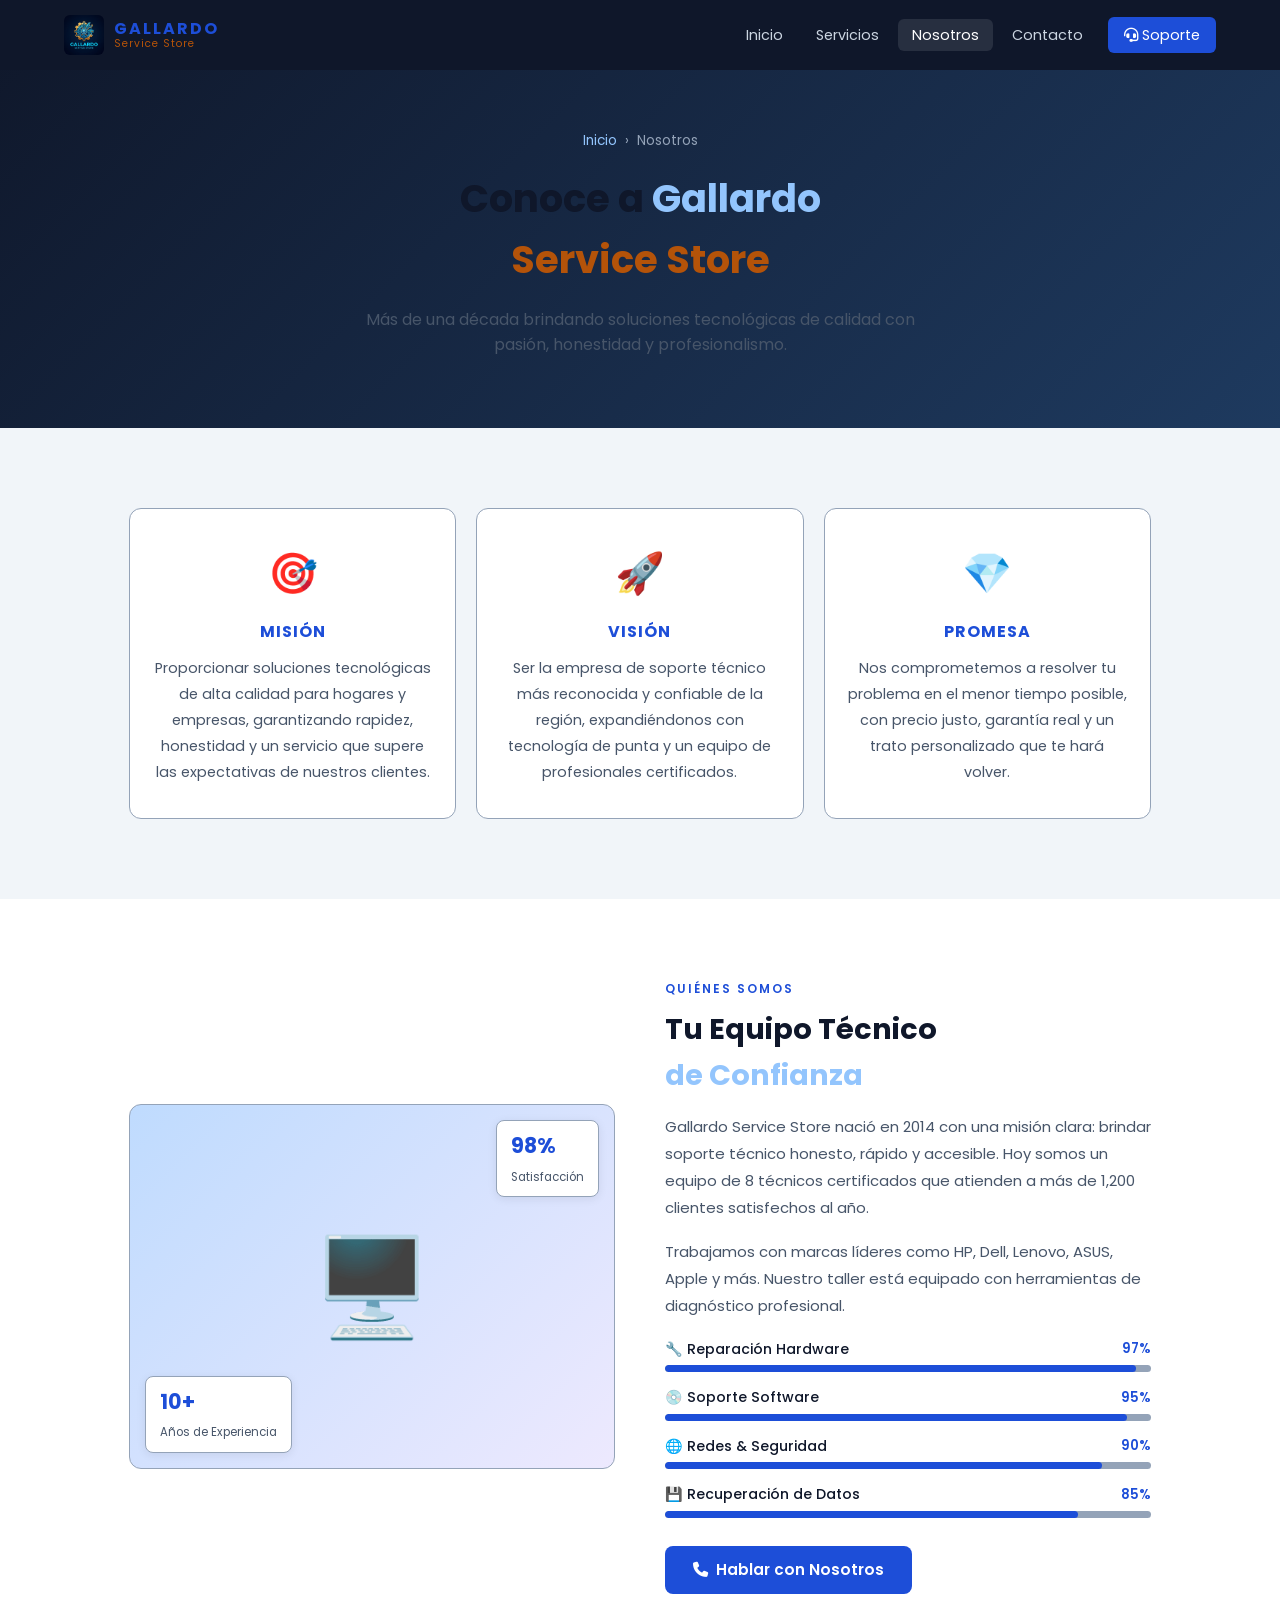
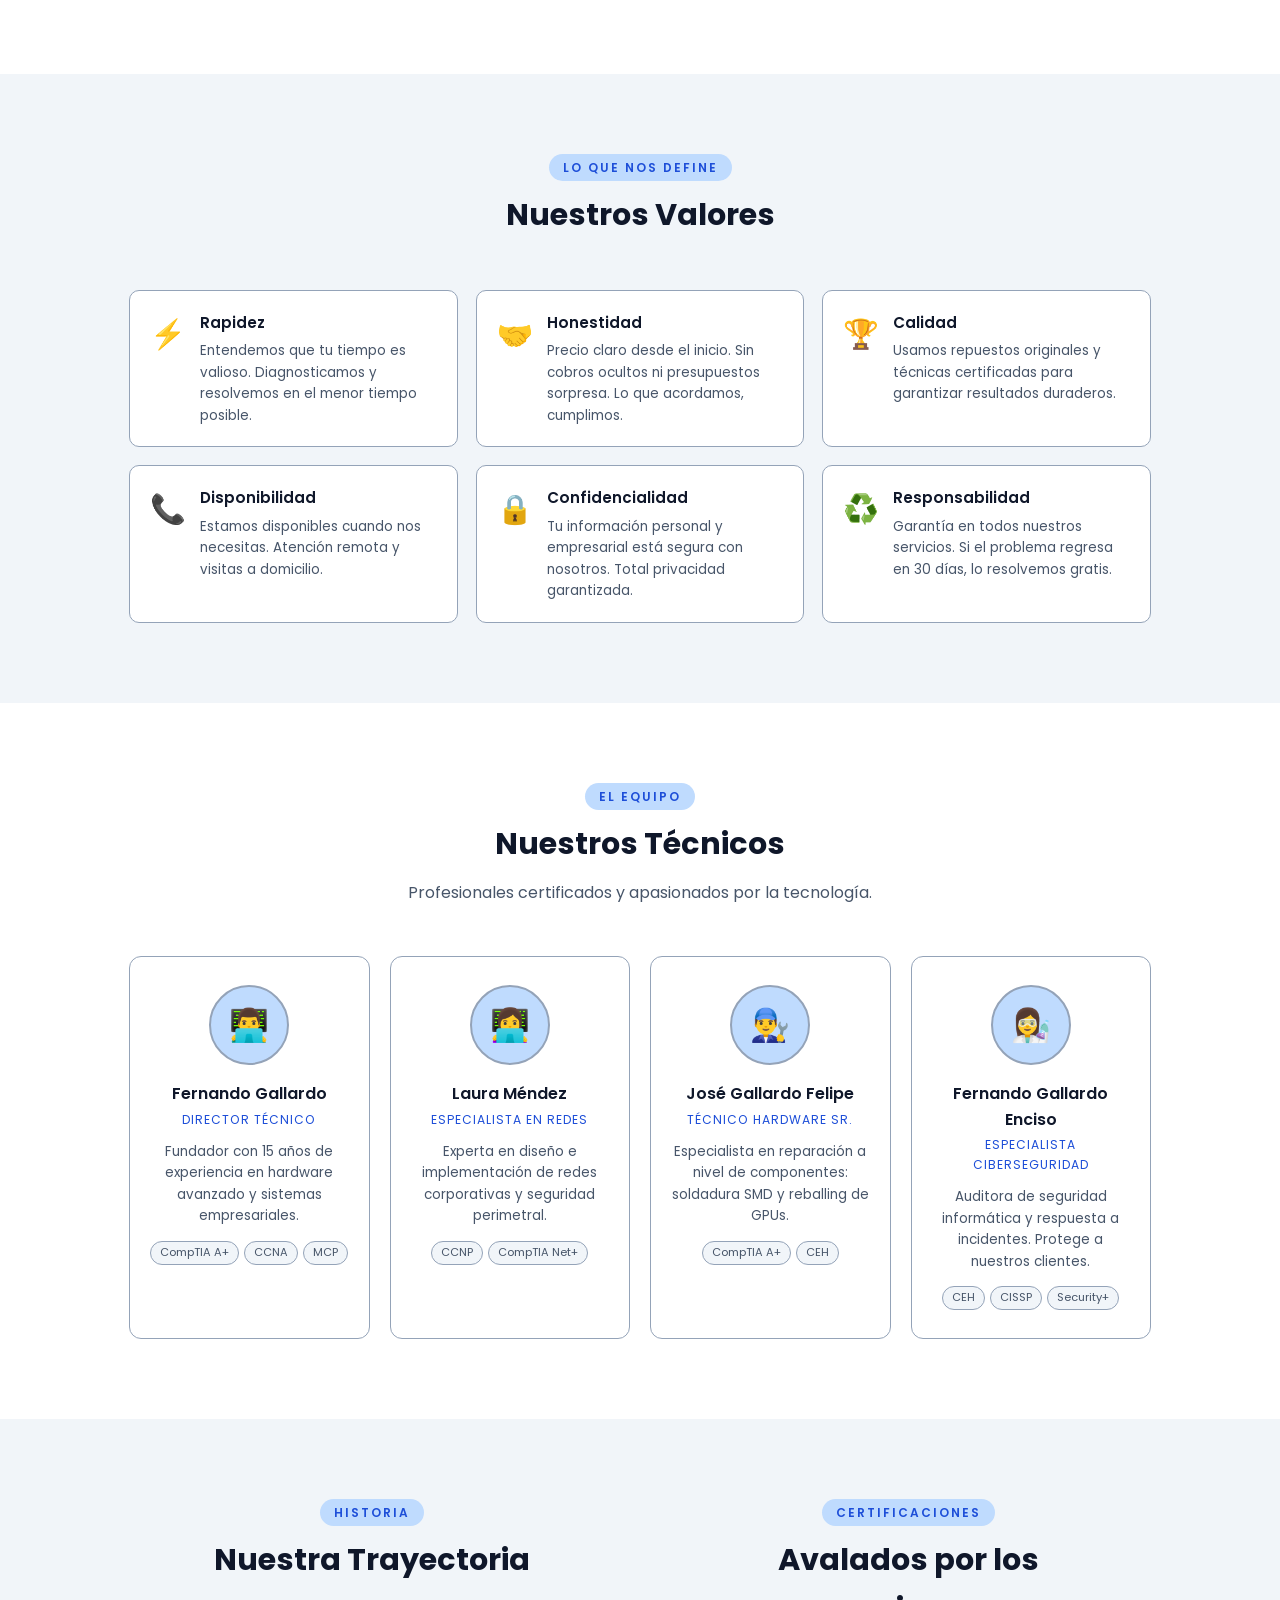
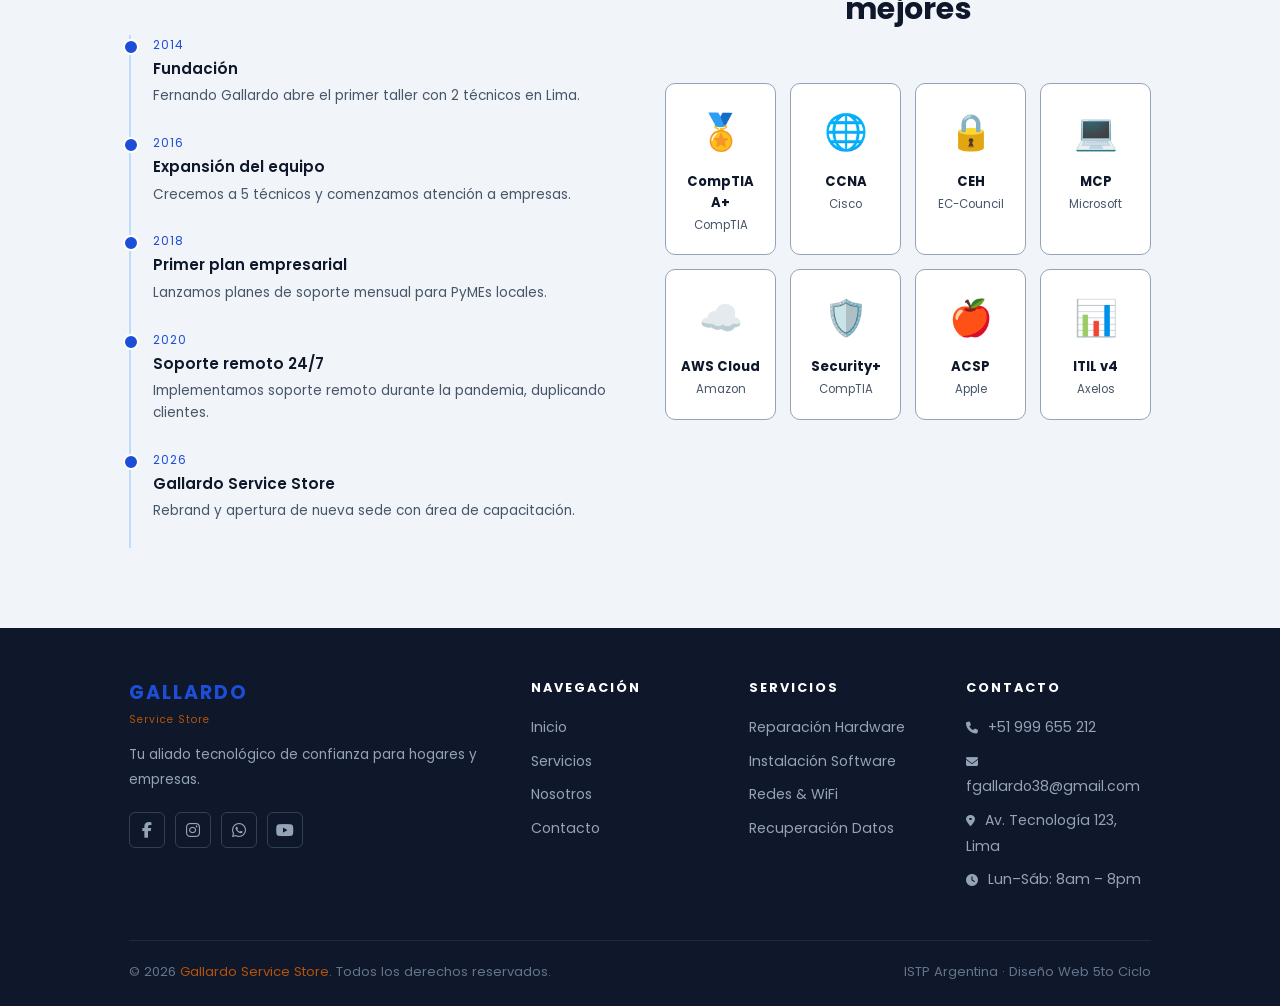
<file: nosotros.html>
<!DOCTYPE html>
<html lang="es">
<head>
  <meta charset="UTF-8">
  <meta name="viewport" content="width=device-width, initial-scale=1.0">
  <meta name="description" content="Conoce al equipo de Gallardo Service Store. Nuestra misión, visión y los profesionales que hacen posible el mejor soporte técnico.">
  <meta name="keywords" content="nosotros, equipo técnico, misión, visión, soporte informático profesional">
  <title>Nosotros | Gallardo Service Store</title>
  <link rel="stylesheet" href="css/style.css">
  <link rel="stylesheet" href="https://cdnjs.cloudflare.com/ajax/libs/font-awesome/6.5.0/css/all.min.css">
</head>
<body>

  <!-- Navegación Principal -->
  <nav class="navbar" id="navbar">
    <a href="index.html" class="nav-logo">
      <img src="img/logo.png" alt="Gallardo Service Store Logo">
      <div class="logo-text">
        <span class="logo-name">GALLARDO</span>
        <span class="logo-sub">Service Store</span>
      </div>
    </a>
    <input type="checkbox" id="nav-toggle-check" class="nav-checkbox">
    <label for="nav-toggle-check" class="nav-toggle" aria-label="Menú">
      <span></span><span></span><span></span>
    </label>
    <ul class="nav-menu" id="navMenu">
      <li><a href="index.html" class="nav-link">Inicio</a></li>
      <li><a href="servicios.html" class="nav-link">Servicios</a></li>
      <li><a href="nosotros.html" class="nav-link active">Nosotros</a></li>
      <li><a href="contacto.html" class="nav-link">Contacto</a></li>
      <li><a href="contacto.html" class="nav-link nav-cta"><i class="fa fa-headset"></i> Soporte</a></li>
    </ul>
  </nav>

  <!-- ===== PAGE HERO ===== -->
  <section class="page-hero">
    <div class="container page-hero-content">
      <div class="breadcrumb">
        <a href="index.html">Inicio</a>
        <span class="sep">›</span>
        <span>Nosotros</span>
      </div>
      <h1 class="section-title hero-title-lg">
        Conoce a <span class="text-gradient-blue">Gallardo</span><br>
        <span class="text-gradient-gold">Service Store</span>
      </h1>
      <p class="section-desc mt-4">
        Más de una década brindando soluciones tecnológicas de calidad con pasión, honestidad y profesionalismo.
      </p>
    </div>
  </section>

  <!-- ===== MISIÓN VISIÓN VALORES === -->
  <section class="section">
    <div class="container">
      <div class="mv-grid">
        <div class="mv-card reveal reveal-delay-1">
          <div class="mv-emoji">🎯</div>
          <div class="mv-title">Misión</div>
          <p class="mv-text">
            Proporcionar soluciones tecnológicas de alta calidad para hogares y empresas,
            garantizando rapidez, honestidad y un servicio que supere las expectativas de nuestros clientes.
          </p>
        </div>
        <div class="mv-card reveal reveal-delay-2">
          <div class="mv-emoji">🚀</div>
          <div class="mv-title">Visión</div>
          <p class="mv-text">
            Ser la empresa de soporte técnico más reconocida y confiable de la región,
            expandiéndonos con tecnología de punta y un equipo de profesionales certificados.
          </p>
        </div>
        <div class="mv-card reveal reveal-delay-3">
          <div class="mv-emoji">💎</div>
          <div class="mv-title">Promesa</div>
          <p class="mv-text">
            Nos comprometemos a resolver tu problema en el menor tiempo posible,
            con precio justo, garantía real y un trato personalizado que te hará volver.
          </p>
        </div>
      </div>
    </div>
  </section>

  <!-- ===== QUIÉNES SOMOS ===== -->
  <section class="section section-alt">
    <div class="container">
      <div class="about-split">
        <div class="about-image-box reveal">
          <div class="tech-visual">
            <span class="emoji-glow">🖥️</span>
          </div>
          <div class="badge-float b1">
            <span class="bf-num">10+</span>
            <span class="bf-label">Años de Experiencia</span>
          </div>
          <div class="badge-float b2">
            <span class="bf-num">98%</span>
            <span class="bf-label">Satisfacción</span>
          </div>
        </div>

        <div class="about-content reveal reveal-delay-2">
          <span class="about-tag">Quiénes Somos</span>
          <h2 class="about-title">Tu Equipo Técnico<br>
            <span class="text-gradient-blue">de Confianza</span>
          </h2>
          <p class="about-desc">
            Gallardo Service Store nació en 2014 con una misión clara: brindar soporte técnico
            honesto, rápido y accesible. Hoy somos un equipo de 8 técnicos certificados que
            atienden a más de 1,200 clientes satisfechos al año.
          </p>
          <p class="about-desc mb-6">
            Trabajamos con marcas líderes como HP, Dell, Lenovo, ASUS, Apple y más.
            Nuestro taller está equipado con herramientas de diagnóstico profesional.
          </p>

          <div class="about-skills">
            <div class="skill-item">
              <div class="skill-header">
                <span class="skill-name">🔧 Reparación Hardware</span>
                <span class="skill-pct">97%</span>
              </div>
              <div class="progress-bar-wrap">
                <div class="progress-bar" style="width: 97%;"></div>
              </div>
            </div>
            <div class="skill-item">
              <div class="skill-header">
                <span class="skill-name">💿 Soporte Software</span>
                <span class="skill-pct">95%</span>
              </div>
              <div class="progress-bar-wrap">
                <div class="progress-bar" style="width: 95%;"></div>
              </div>
            </div>
            <div class="skill-item">
              <div class="skill-header">
                <span class="skill-name">🌐 Redes & Seguridad</span>
                <span class="skill-pct">90%</span>
              </div>
              <div class="progress-bar-wrap">
                <div class="progress-bar" style="width: 90%;"></div>
              </div>
            </div>
            <div class="skill-item">
              <div class="skill-header">
                <span class="skill-name">💾 Recuperación de Datos</span>
                <span class="skill-pct">85%</span>
              </div>
              <div class="progress-bar-wrap">
                <div class="progress-bar" style="width: 85%;"></div>
              </div>
            </div>
          </div>

          <a href="contacto.html" class="btn btn-primary">
            <i class="fa fa-phone"></i> Hablar con Nosotros
          </a>
        </div>
      </div>
    </div>
  </section>

  <!-- ===== NUESTROS VALORES ===== -->
  <section class="section">
    <div class="container">
      <div class="section-header reveal">
        <span class="section-tag">Lo que nos define</span>
        <h2 class="section-title">Nuestros Valores</h2>
      </div>
      <div class="values-grid">
        <div class="value-card reveal reveal-delay-1">
          <span class="value-icon">⚡</span>
          <div>
            <p class="value-title">Rapidez</p>
            <p class="value-desc">Entendemos que tu tiempo es valioso. Diagnosticamos y resolvemos en el menor tiempo posible.</p>
          </div>
        </div>
        <div class="value-card reveal reveal-delay-2">
          <span class="value-icon">🤝</span>
          <div>
            <p class="value-title">Honestidad</p>
            <p class="value-desc">Precio claro desde el inicio. Sin cobros ocultos ni presupuestos sorpresa. Lo que acordamos, cumplimos.</p>
          </div>
        </div>
        <div class="value-card reveal reveal-delay-3">
          <span class="value-icon">🏆</span>
          <div>
            <p class="value-title">Calidad</p>
            <p class="value-desc">Usamos repuestos originales y técnicas certificadas para garantizar resultados duraderos.</p>
          </div>
        </div>
        <div class="value-card reveal reveal-delay-1">
          <span class="value-icon">📞</span>
          <div>
            <p class="value-title">Disponibilidad</p>
            <p class="value-desc">Estamos disponibles cuando nos necesitas. Atención remota y visitas a domicilio.</p>
          </div>
        </div>
        <div class="value-card reveal reveal-delay-2">
          <span class="value-icon">🔒</span>
          <div>
            <p class="value-title">Confidencialidad</p>
            <p class="value-desc">Tu información personal y empresarial está segura con nosotros. Total privacidad garantizada.</p>
          </div>
        </div>
        <div class="value-card reveal reveal-delay-3">
          <span class="value-icon">♻️</span>
          <div>
            <p class="value-title">Responsabilidad</p>
            <p class="value-desc">Garantía en todos nuestros servicios. Si el problema regresa en 30 días, lo resolvemos gratis.</p>
          </div>
        </div>
      </div>
    </div>
  </section>

  <!-- ===== EQUIPO ===== -->
  <section class="section section-alt">
    <div class="container">
      <div class="section-header reveal">
        <span class="section-tag">El Equipo</span>
        <h2 class="section-title">Nuestros Técnicos</h2>
        <p class="section-desc">Profesionales certificados y apasionados por la tecnología.</p>
      </div>
      <div class="team-grid">
        <div class="team-card reveal reveal-delay-1">
          <div class="team-avatar">👨‍💻</div>
          <p class="team-name">Fernando Gallardo</p>
          <p class="team-role">Director Técnico</p>
          <p class="team-desc">Fundador con 15 años de experiencia en hardware avanzado y sistemas empresariales.</p>
          <div class="team-certs">
            <span class="cert-tag">CompTIA A+</span>
            <span class="cert-tag">CCNA</span>
            <span class="cert-tag">MCP</span>
          </div>
        </div>

        <div class="team-card reveal reveal-delay-2">
          <div class="team-avatar">👩‍💻</div>
          <p class="team-name">Laura Méndez</p>
          <p class="team-role">Especialista en Redes</p>
          <p class="team-desc">Experta en diseño e implementación de redes corporativas y seguridad perimetral.</p>
          <div class="team-certs">
            <span class="cert-tag">CCNP</span>
            <span class="cert-tag">CompTIA Net+</span>
          </div>
        </div>

        <div class="team-card reveal reveal-delay-3">
          <div class="team-avatar">👨‍🔧</div>
          <p class="team-name">José Gallardo Felipe</p>
          <p class="team-role">Técnico Hardware Sr.</p>
          <p class="team-desc">Especialista en reparación a nivel de componentes: soldadura SMD y reballing de GPUs.</p>
          <div class="team-certs">
            <span class="cert-tag">CompTIA A+</span>
            <span class="cert-tag">CEH</span>
          </div>
        </div>

        <div class="team-card reveal reveal-delay-4">
          <div class="team-avatar">👩‍🔬</div>
          <p class="team-name">Fernando Gallardo Enciso</p>
          <p class="team-role">Especialista Ciberseguridad</p>
          <p class="team-desc">Auditora de seguridad informática y respuesta a incidentes. Protege a nuestros clientes.</p>
          <div class="team-certs">
            <span class="cert-tag">CEH</span>
            <span class="cert-tag">CISSP</span>
            <span class="cert-tag">Security+</span>
          </div>
        </div>
      </div>
    </div>
  </section>

  <!-- ===== HISTORIA + CERTIFICACIONES ===== -->
  <section class="section">
    <div class="container">
      <div class="historia-split">
        <div>
          <div class="section-header reveal text-left">
            <span class="section-tag">Historia</span>
            <h2 class="section-title">Nuestra Trayectoria</h2>
          </div>
          <div class="timeline reveal">
            <div class="timeline-item">
              <div class="timeline-date">2014</div>
              <div class="timeline-title">Fundación</div>
              <p class="timeline-desc">Fernando Gallardo abre el primer taller con 2 técnicos en Lima.</p>
            </div>
            <div class="timeline-item">
              <div class="timeline-date">2016</div>
              <div class="timeline-title">Expansión del equipo</div>
              <p class="timeline-desc">Crecemos a 5 técnicos y comenzamos atención a empresas.</p>
            </div>
            <div class="timeline-item">
              <div class="timeline-date">2018</div>
              <div class="timeline-title">Primer plan empresarial</div>
              <p class="timeline-desc">Lanzamos planes de soporte mensual para PyMEs locales.</p>
            </div>
            <div class="timeline-item">
              <div class="timeline-date">2020</div>
              <div class="timeline-title">Soporte remoto 24/7</div>
              <p class="timeline-desc">Implementamos soporte remoto durante la pandemia, duplicando clientes.</p>
            </div>
            <div class="timeline-item">
              <div class="timeline-date">2026</div>
              <div class="timeline-title">Gallardo Service Store</div>
              <p class="timeline-desc">Rebrand y apertura de nueva sede con área de capacitación.</p>
            </div>
          </div>
        </div>

        <div>
          <div class="section-header reveal text-left">
            <span class="section-tag">Certificaciones</span>
            <h2 class="section-title">Avalados por los<br>mejores</h2>
          </div>
          <div class="cert-grid reveal">
            <div class="cert-card">
              <span class="cert-icon">🏅</span>
              <p class="cert-name">CompTIA A+</p>
              <p class="cert-org">CompTIA</p>
            </div>
            <div class="cert-card">
              <span class="cert-icon">🌐</span>
              <p class="cert-name">CCNA</p>
              <p class="cert-org">Cisco</p>
            </div>
            <div class="cert-card">
              <span class="cert-icon">🔒</span>
              <p class="cert-name">CEH</p>
              <p class="cert-org">EC-Council</p>
            </div>
            <div class="cert-card">
              <span class="cert-icon">💻</span>
              <p class="cert-name">MCP</p>
              <p class="cert-org">Microsoft</p>
            </div>
            <div class="cert-card">
              <span class="cert-icon">☁️</span>
              <p class="cert-name">AWS Cloud</p>
              <p class="cert-org">Amazon</p>
            </div>
            <div class="cert-card">
              <span class="cert-icon">🛡️</span>
              <p class="cert-name">Security+</p>
              <p class="cert-org">CompTIA</p>
            </div>
            <div class="cert-card">
              <span class="cert-icon">🍎</span>
              <p class="cert-name">ACSP</p>
              <p class="cert-org">Apple</p>
            </div>
            <div class="cert-card">
              <span class="cert-icon">📊</span>
              <p class="cert-name">ITIL v4</p>
              <p class="cert-org">Axelos</p>
            </div>
          </div>
        </div>
      </div>
    </div>
  </section>

  <!-- ===== FOOTER ===== -->
  <footer>
    <div class="container">
      <div class="footer-grid">
        <div class="footer-brand">
          <span class="logo-name">GALLARDO</span>
          <span class="logo-sub">Service Store</span>
          <p class="footer-desc">Tu aliado tecnológico de confianza para hogares y empresas.</p>
          <div class="footer-social">
            <a href="#" class="social-link"><i class="fab fa-facebook-f"></i></a>
            <a href="#" class="social-link"><i class="fab fa-instagram"></i></a>
            <a href="#" class="social-link"><i class="fab fa-whatsapp"></i></a>
            <a href="#" class="social-link"><i class="fab fa-youtube"></i></a>
          </div>
        </div>
        <div>
          <h4 class="footer-heading">Navegación</h4>
          <ul class="footer-links">
            <li><a href="index.html">Inicio</a></li>
            <li><a href="servicios.html">Servicios</a></li>
            <li><a href="nosotros.html">Nosotros</a></li>
            <li><a href="contacto.html">Contacto</a></li>
          </ul>
        </div>
        <div>
          <h4 class="footer-heading">Servicios</h4>
          <ul class="footer-links">
            <li><a href="servicios.html">Reparación Hardware</a></li>
            <li><a href="servicios.html">Instalación Software</a></li>
            <li><a href="servicios.html">Redes & WiFi</a></li>
            <li><a href="servicios.html">Recuperación Datos</a></li>
          </ul>
        </div>
        <div>
          <h4 class="footer-heading">Contacto</h4>
          <ul class="footer-links">
            <li><a href="#"><i class="fa fa-phone"></i> +51 999 655 212</a></li>
            <li><a href="#"><i class="fa fa-envelope"></i> fgallardo38@gmail.com</a></li>
            <li><a href="#"><i class="fa fa-map-marker-alt"></i> Av. Tecnología 123, Lima</a></li>
            <li><a href="#"><i class="fa fa-clock"></i> Lun–Sáb: 8am – 8pm</a></li>
          </ul>
        </div>
      </div>
      <div class="footer-bottom">
        <p>© 2026 <span>Gallardo Service Store</span>. Todos los derechos reservados.</p>
        <p>ISTP Argentina · Diseño Web 5to Ciclo</p>
      </div>
    </div>
  </footer>

</body>
</html>
</file>
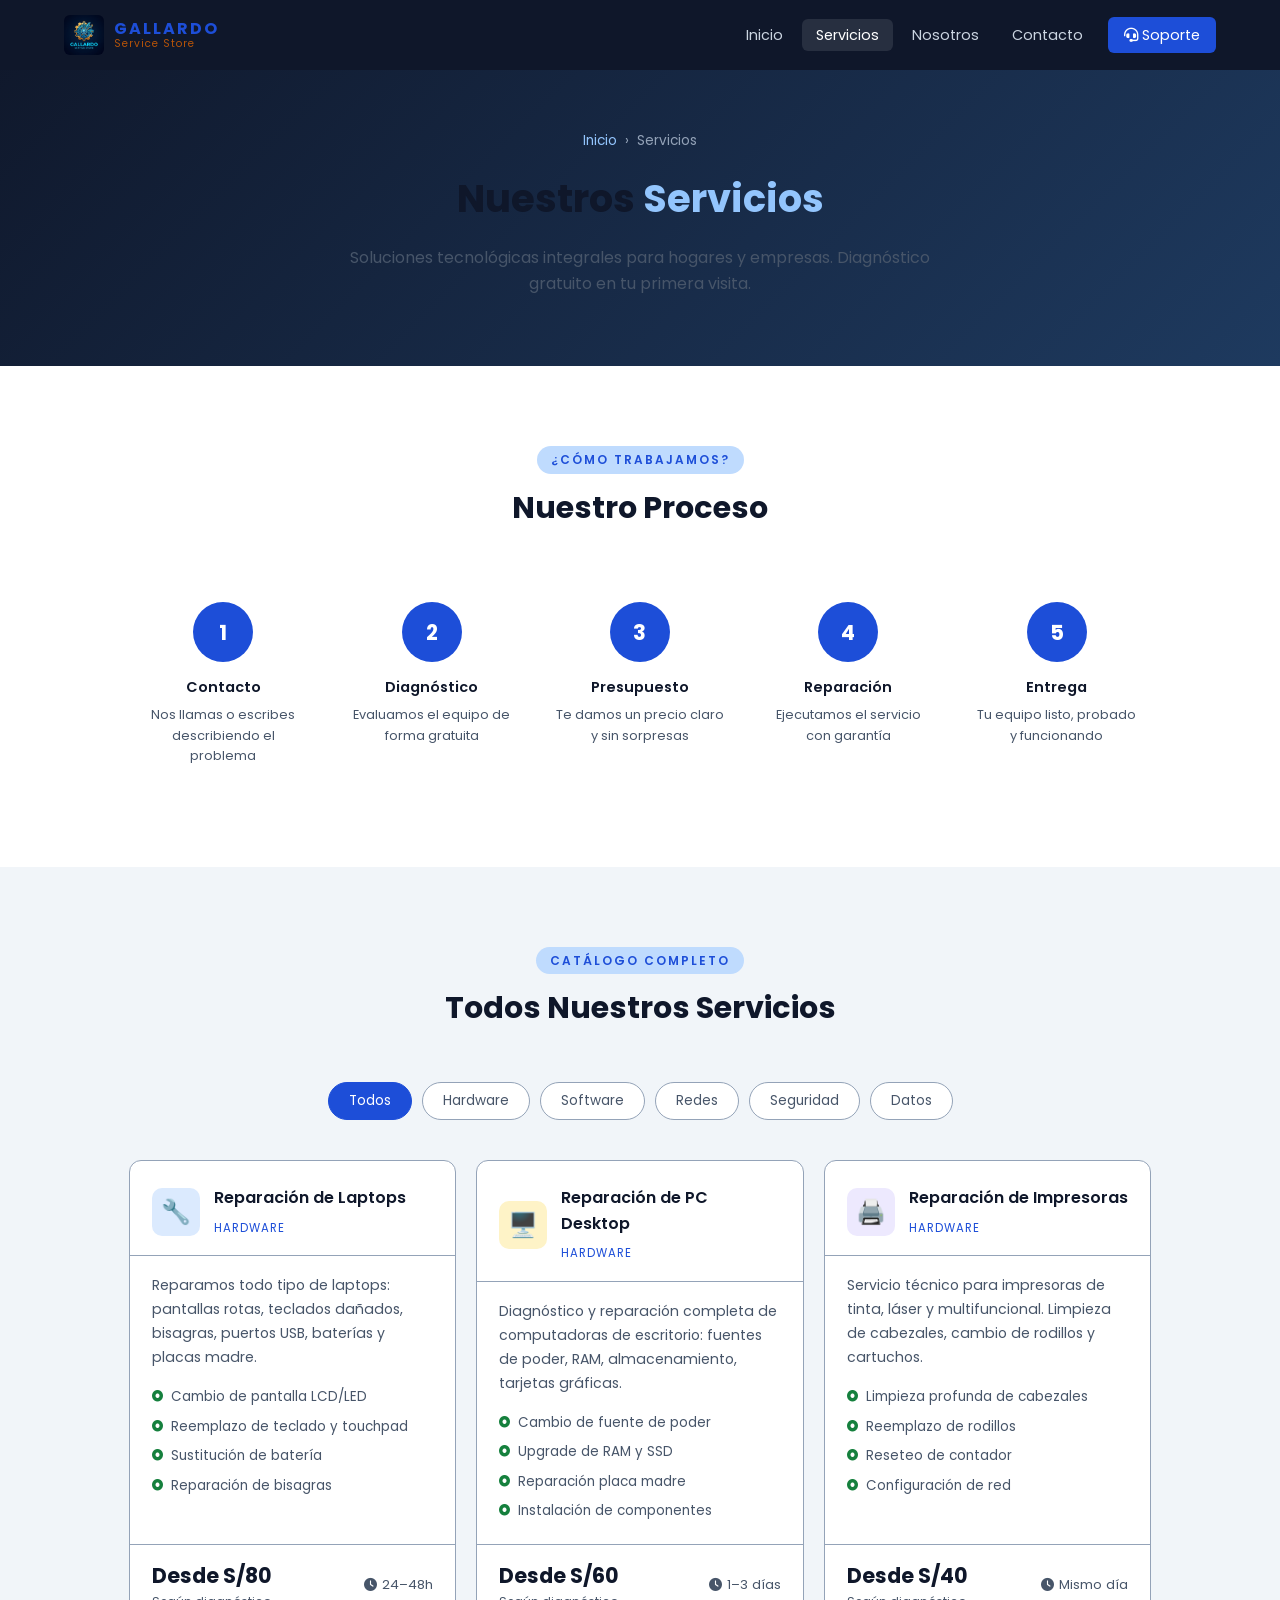
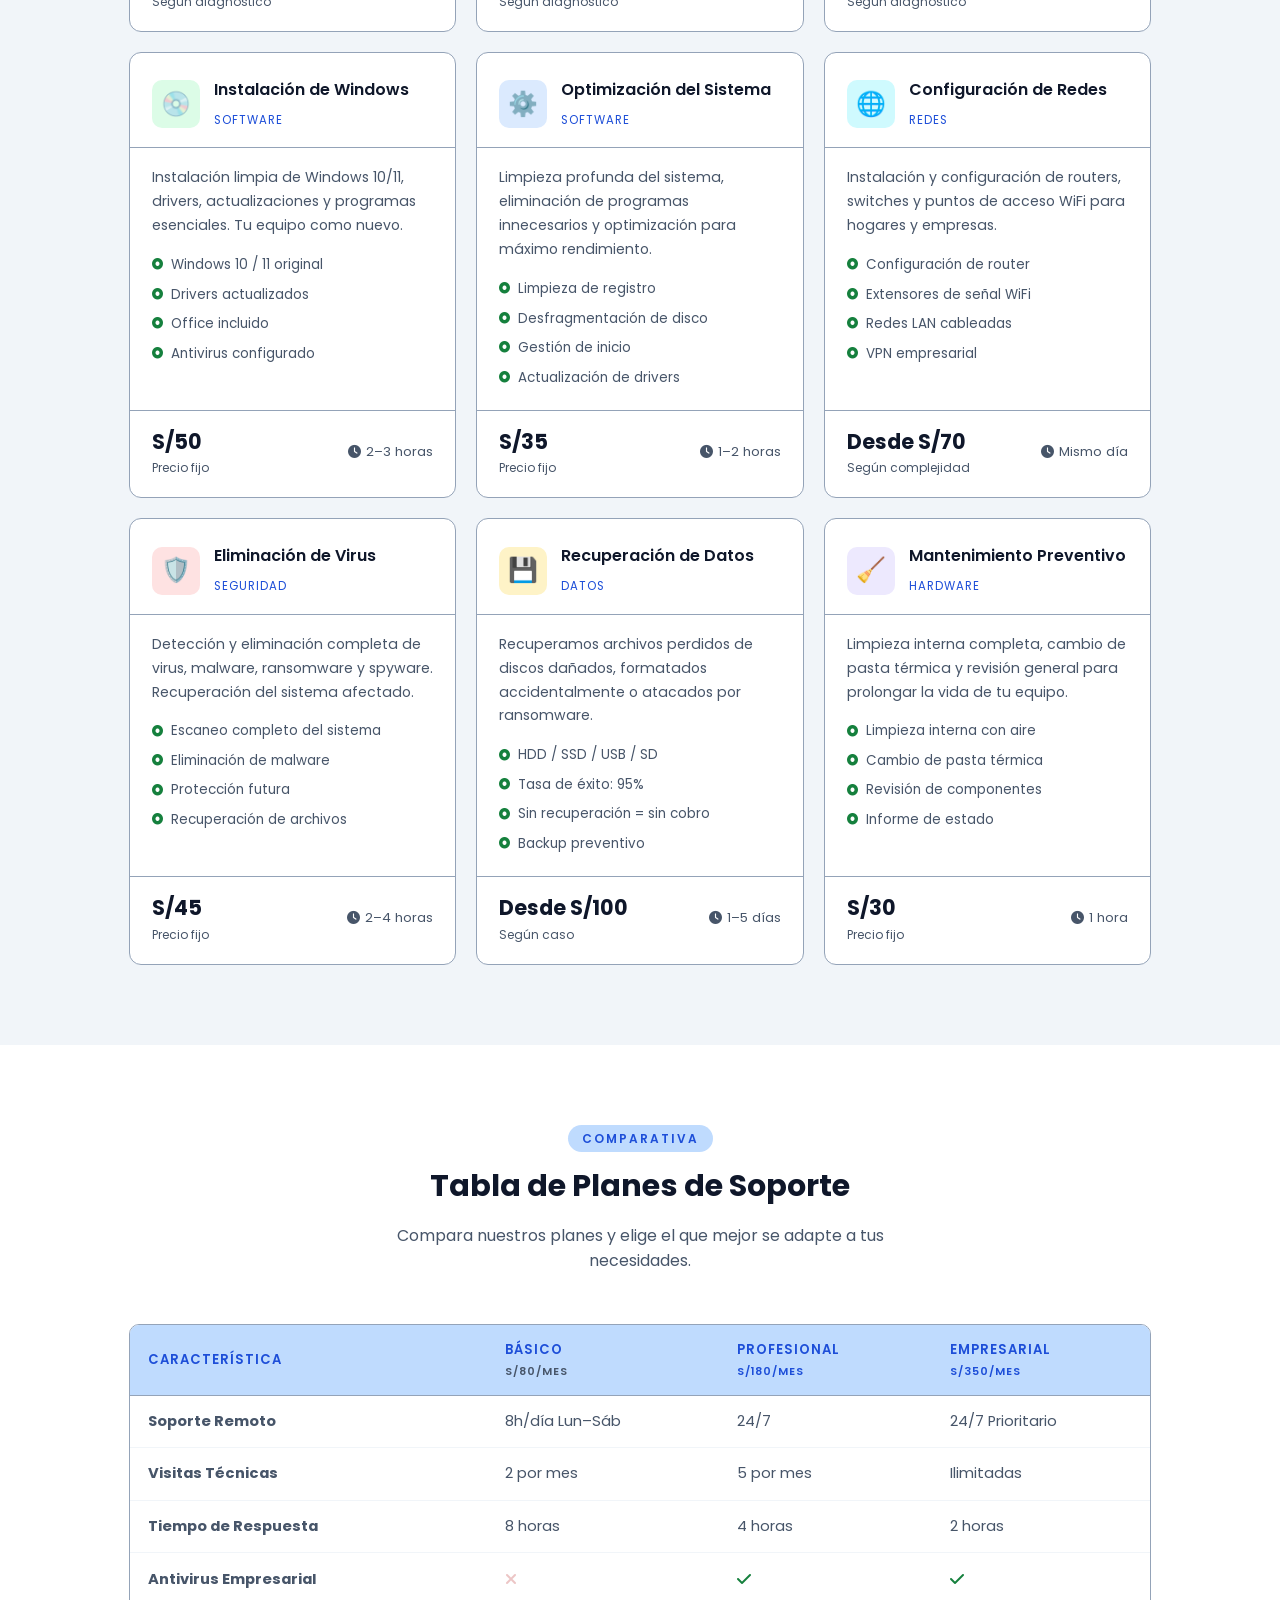
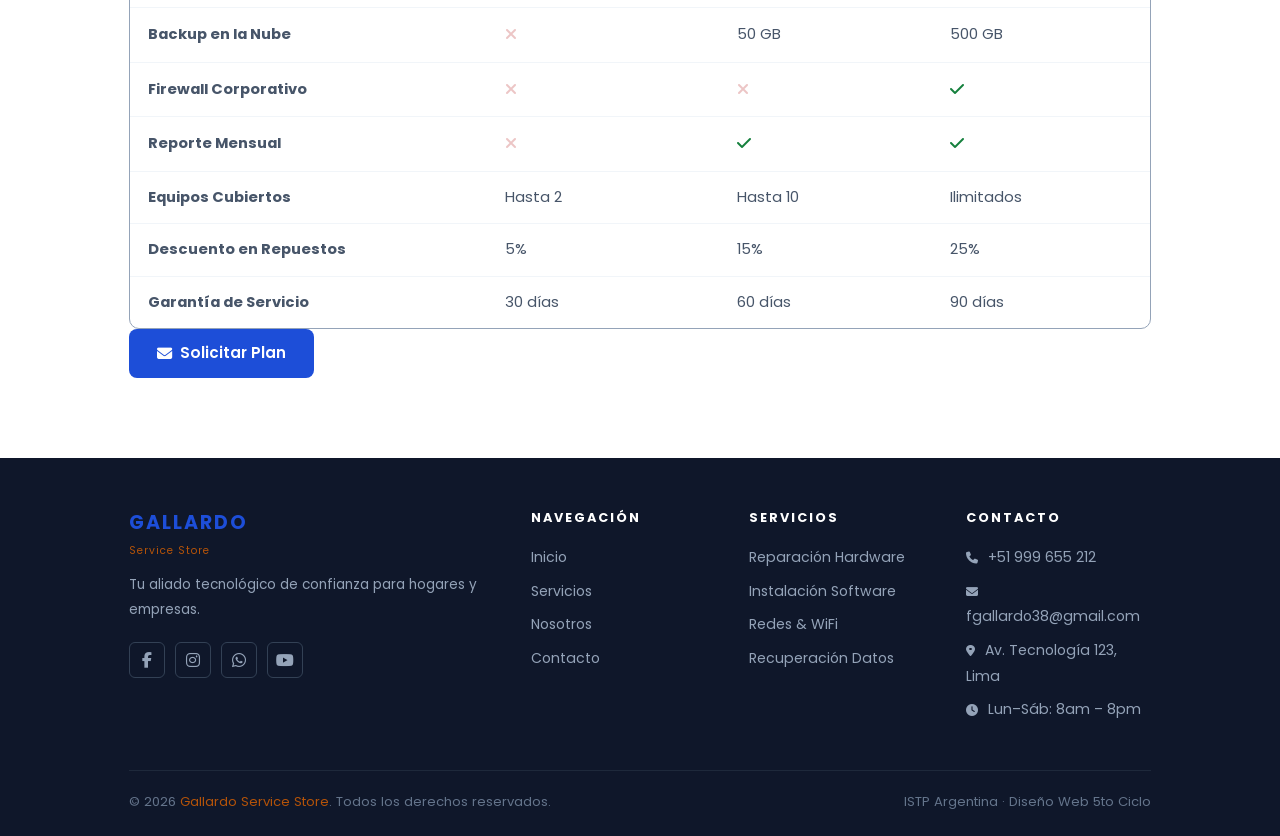
<file: servicios.html>
<!DOCTYPE html>
<html lang="es">
<head>
  <meta charset="UTF-8">
  <meta name="viewport" content="width=device-width, initial-scale=1.0">
  <meta name="description" content="Gallardo Service Store - Catálogo completo de servicios técnicos: reparación de computadoras, redes, software, ciberseguridad y más.">
  <meta name="keywords" content="servicios técnicos, reparación laptop, instalación software, redes WiFi, antivirus">
  <title>Servicios | Gallardo Service Store</title>
  <link rel="stylesheet" href="css/style.css">
  <link rel="stylesheet" href="https://cdnjs.cloudflare.com/ajax/libs/font-awesome/6.5.0/css/all.min.css">
</head>
<body>

  <!-- Navegación Principal -->
  <nav class="navbar" id="navbar">
    <a href="index.html" class="nav-logo">
      <img src="img/logo.png" alt="Gallardo Service Store Logo">
      <div class="logo-text">
        <span class="logo-name">GALLARDO</span>
        <span class="logo-sub">Service Store</span>
      </div>
    </a>
    <input type="checkbox" id="nav-toggle-check" class="nav-checkbox">
    <label for="nav-toggle-check" class="nav-toggle" aria-label="Menú">
      <span></span><span></span><span></span>
    </label>
    <ul class="nav-menu" id="navMenu">
      <li><a href="index.html" class="nav-link">Inicio</a></li>
      <li><a href="servicios.html" class="nav-link active">Servicios</a></li>
      <li><a href="nosotros.html" class="nav-link">Nosotros</a></li>
      <li><a href="contacto.html" class="nav-link">Contacto</a></li>
      <li><a href="contacto.html" class="nav-link nav-cta"><i class="fa fa-headset"></i> Soporte</a></li>
    </ul>
  </nav>

  <!-- ===== PAGE HERO ===== -->
  <section class="page-hero">
    <div class="container page-hero-content">
      <div class="breadcrumb">
        <a href="index.html">Inicio</a>
        <span class="sep">›</span>
        <span>Servicios</span>
      </div>
      <h1 class="section-title hero-title-lg">
        Nuestros <span class="text-gradient-blue">Servicios</span>
      </h1>
      <p class="section-desc mt-4">
        Soluciones tecnológicas integrales para hogares y empresas. Diagnóstico gratuito en tu primera visita.
      </p>
    </div>
  </section>

  <!-- ===== PROCESO DE ATENCIÓN ===== -->
  <section class="section section-alt">
    <div class="container">
      <div class="section-header reveal">
        <span class="section-tag">¿Cómo trabajamos?</span>
        <h2 class="section-title">Nuestro Proceso</h2>
      </div>
      <div class="process-grid">
        <div class="process-step reveal reveal-delay-1">
          <div class="process-num">1</div>
          <p class="process-title">Contacto</p>
          <p class="process-desc">Nos llamas o escribes describiendo el problema</p>
        </div>
        <div class="process-step reveal reveal-delay-2">
          <div class="process-num">2</div>
          <p class="process-title">Diagnóstico</p>
          <p class="process-desc">Evaluamos el equipo de forma gratuita</p>
        </div>
        <div class="process-step reveal reveal-delay-3">
          <div class="process-num">3</div>
          <p class="process-title">Presupuesto</p>
          <p class="process-desc">Te damos un precio claro y sin sorpresas</p>
        </div>
        <div class="process-step reveal reveal-delay-4">
          <div class="process-num">4</div>
          <p class="process-title">Reparación</p>
          <p class="process-desc">Ejecutamos el servicio con garantía</p>
        </div>
        <div class="process-step reveal reveal-delay-1">
          <div class="process-num">5</div>
          <p class="process-title">Entrega</p>
          <p class="process-desc">Tu equipo listo, probado y funcionando</p>
        </div>
      </div>
    </div>
  </section>

  <!-- ===== CATÁLOGO DE SERVICIOS ===== -->
  <section class="section">
    <div class="container">
      <div class="section-header reveal">
        <span class="section-tag">Catálogo Completo</span>
        <h2 class="section-title">Todos Nuestros Servicios</h2>
      </div>

      <!-- Filtros de catálogo -->
      <input type="radio" name="service-filter" id="filter-all" class="filter-radio" checked>
      <input type="radio" name="service-filter" id="filter-hardware" class="filter-radio">
      <input type="radio" name="service-filter" id="filter-software" class="filter-radio">
      <input type="radio" name="service-filter" id="filter-redes" class="filter-radio">
      <input type="radio" name="service-filter" id="filter-seguridad" class="filter-radio">
      <input type="radio" name="service-filter" id="filter-datos" class="filter-radio">

      <div class="filter-bar">
        <label for="filter-all" class="filter-btn">Todos</label>
        <label for="filter-hardware" class="filter-btn">Hardware</label>
        <label for="filter-software" class="filter-btn">Software</label>
        <label for="filter-redes" class="filter-btn">Redes</label>
        <label for="filter-seguridad" class="filter-btn">Seguridad</label>
        <label for="filter-datos" class="filter-btn">Datos</label>
      </div>

      <div class="grid-3" id="servicesGrid">
        <!-- Hardware -->
        <div class="service-detail-card reveal reveal-delay-1" data-cat="hardware">
          <div class="service-card-header">
            <div class="service-card-icon icon-blue">🔧</div>
            <div class="service-card-info">
              <h3>Reparación de Laptops</h3>
              <span class="service-card-cat">Hardware</span>
            </div>
          </div>
          <div class="service-card-body">
            <p class="service-card-desc">
              Reparamos todo tipo de laptops: pantallas rotas, teclados dañados, bisagras, puertos USB,
              baterías y placas madre.
            </p>
            <ul class="service-features">
              <li><i class="fa fa-circle-dot"></i> Cambio de pantalla LCD/LED</li>
              <li><i class="fa fa-circle-dot"></i> Reemplazo de teclado y touchpad</li>
              <li><i class="fa fa-circle-dot"></i> Sustitución de batería</li>
              <li><i class="fa fa-circle-dot"></i> Reparación de bisagras</li>
            </ul>
          </div>
          <div class="service-card-footer">
            <div>
              <span class="service-price">Desde S/80</span>
              <span class="service-price-unit">Según diagnóstico</span>
            </div>
            <div class="service-time"><i class="fa fa-clock"></i> 24–48h</div>
          </div>
        </div>

        <!-- Hardware -->
        <div class="service-detail-card reveal reveal-delay-2" data-cat="hardware">
          <div class="service-card-header">
            <div class="service-card-icon icon-gold">🖥️</div>
            <div class="service-card-info">
              <h3>Reparación de PC Desktop</h3>
              <span class="service-card-cat">Hardware</span>
            </div>
          </div>
          <div class="service-card-body">
            <p class="service-card-desc">
              Diagnóstico y reparación completa de computadoras de escritorio: fuentes de poder,
              RAM, almacenamiento, tarjetas gráficas.
            </p>
            <ul class="service-features">
              <li><i class="fa fa-circle-dot"></i> Cambio de fuente de poder</li>
              <li><i class="fa fa-circle-dot"></i> Upgrade de RAM y SSD</li>
              <li><i class="fa fa-circle-dot"></i> Reparación placa madre</li>
              <li><i class="fa fa-circle-dot"></i> Instalación de componentes</li>
            </ul>
          </div>
          <div class="service-card-footer">
            <div>
              <span class="service-price">Desde S/60</span>
              <span class="service-price-unit">Según diagnóstico</span>
            </div>
            <div class="service-time"><i class="fa fa-clock"></i> 1–3 días</div>
          </div>
        </div>

        <!-- Hardware -->
        <div class="service-detail-card reveal reveal-delay-3" data-cat="hardware">
          <div class="service-card-header">
            <div class="service-card-icon icon-purple">🖨️</div>
            <div class="service-card-info">
              <h3>Reparación de Impresoras</h3>
              <span class="service-card-cat">Hardware</span>
            </div>
          </div>
          <div class="service-card-body">
            <p class="service-card-desc">
              Servicio técnico para impresoras de tinta, láser y multifuncional.
              Limpieza de cabezales, cambio de rodillos y cartuchos.
            </p>
            <ul class="service-features">
              <li><i class="fa fa-circle-dot"></i> Limpieza profunda de cabezales</li>
              <li><i class="fa fa-circle-dot"></i> Reemplazo de rodillos</li>
              <li><i class="fa fa-circle-dot"></i> Reseteo de contador</li>
              <li><i class="fa fa-circle-dot"></i> Configuración de red</li>
            </ul>
          </div>
          <div class="service-card-footer">
            <div>
              <span class="service-price">Desde S/40</span>
              <span class="service-price-unit">Según diagnóstico</span>
            </div>
            <div class="service-time"><i class="fa fa-clock"></i> Mismo día</div>
          </div>
        </div>

        <!-- Software -->
        <div class="service-detail-card reveal reveal-delay-1" data-cat="software">
          <div class="service-card-header">
            <div class="service-card-icon icon-green">💿</div>
            <div class="service-card-info">
              <h3>Instalación de Windows</h3>
              <span class="service-card-cat">Software</span>
            </div>
          </div>
          <div class="service-card-body">
            <p class="service-card-desc">
              Instalación limpia de Windows 10/11, drivers, actualizaciones y programas esenciales.
              Tu equipo como nuevo.
            </p>
            <ul class="service-features">
              <li><i class="fa fa-circle-dot"></i> Windows 10 / 11 original</li>
              <li><i class="fa fa-circle-dot"></i> Drivers actualizados</li>
              <li><i class="fa fa-circle-dot"></i> Office incluido</li>
              <li><i class="fa fa-circle-dot"></i> Antivirus configurado</li>
            </ul>
          </div>
          <div class="service-card-footer">
            <div>
              <span class="service-price">S/50</span>
              <span class="service-price-unit">Precio fijo</span>
            </div>
            <div class="service-time"><i class="fa fa-clock"></i> 2–3 horas</div>
          </div>
        </div>

        <!-- Software -->
        <div class="service-detail-card reveal reveal-delay-2" data-cat="software">
          <div class="service-card-header">
            <div class="service-card-icon icon-blue">⚙️</div>
            <div class="service-card-info">
              <h3>Optimización del Sistema</h3>
              <span class="service-card-cat">Software</span>
            </div>
          </div>
          <div class="service-card-body">
            <p class="service-card-desc">
              Limpieza profunda del sistema, eliminación de programas innecesarios y optimización
              para máximo rendimiento.
            </p>
            <ul class="service-features">
              <li><i class="fa fa-circle-dot"></i> Limpieza de registro</li>
              <li><i class="fa fa-circle-dot"></i> Desfragmentación de disco</li>
              <li><i class="fa fa-circle-dot"></i> Gestión de inicio</li>
              <li><i class="fa fa-circle-dot"></i> Actualización de drivers</li>
            </ul>
          </div>
          <div class="service-card-footer">
            <div>
              <span class="service-price">S/35</span>
              <span class="service-price-unit">Precio fijo</span>
            </div>
            <div class="service-time"><i class="fa fa-clock"></i> 1–2 horas</div>
          </div>
        </div>

        <!-- Redes -->
        <div class="service-detail-card reveal reveal-delay-3" data-cat="redes">
          <div class="service-card-header">
            <div class="service-card-icon icon-cyan">🌐</div>
            <div class="service-card-info">
              <h3>Configuración de Redes</h3>
              <span class="service-card-cat">Redes</span>
            </div>
          </div>
          <div class="service-card-body">
            <p class="service-card-desc">
              Instalación y configuración de routers, switches y puntos de acceso WiFi para hogares y empresas.
            </p>
            <ul class="service-features">
              <li><i class="fa fa-circle-dot"></i> Configuración de router</li>
              <li><i class="fa fa-circle-dot"></i> Extensores de señal WiFi</li>
              <li><i class="fa fa-circle-dot"></i> Redes LAN cableadas</li>
              <li><i class="fa fa-circle-dot"></i> VPN empresarial</li>
            </ul>
          </div>
          <div class="service-card-footer">
            <div>
              <span class="service-price">Desde S/70</span>
              <span class="service-price-unit">Según complejidad</span>
            </div>
            <div class="service-time"><i class="fa fa-clock"></i> Mismo día</div>
          </div>
        </div>

        <!-- Seguridad -->
        <div class="service-detail-card reveal reveal-delay-1" data-cat="seguridad">
          <div class="service-card-header">
            <div class="service-card-icon icon-red">🛡️</div>
            <div class="service-card-info">
              <h3>Eliminación de Virus</h3>
              <span class="service-card-cat">Seguridad</span>
            </div>
          </div>
          <div class="service-card-body">
            <p class="service-card-desc">
              Detección y eliminación completa de virus, malware, ransomware y spyware.
              Recuperación del sistema afectado.
            </p>
            <ul class="service-features">
              <li><i class="fa fa-circle-dot"></i> Escaneo completo del sistema</li>
              <li><i class="fa fa-circle-dot"></i> Eliminación de malware</li>
              <li><i class="fa fa-circle-dot"></i> Protección futura</li>
              <li><i class="fa fa-circle-dot"></i> Recuperación de archivos</li>
            </ul>
          </div>
          <div class="service-card-footer">
            <div>
              <span class="service-price">S/45</span>
              <span class="service-price-unit">Precio fijo</span>
            </div>
            <div class="service-time"><i class="fa fa-clock"></i> 2–4 horas</div>
          </div>
        </div>

        <!-- Datos -->
        <div class="service-detail-card reveal reveal-delay-2" data-cat="datos">
          <div class="service-card-header">
            <div class="service-card-icon icon-gold">💾</div>
            <div class="service-card-info">
              <h3>Recuperación de Datos</h3>
              <span class="service-card-cat">Datos</span>
            </div>
          </div>
          <div class="service-card-body">
            <p class="service-card-desc">
              Recuperamos archivos perdidos de discos dañados, formatados accidentalmente o atacados por ransomware.
            </p>
            <ul class="service-features">
              <li><i class="fa fa-circle-dot"></i> HDD / SSD / USB / SD</li>
              <li><i class="fa fa-circle-dot"></i> Tasa de éxito: 95%</li>
              <li><i class="fa fa-circle-dot"></i> Sin recuperación = sin cobro</li>
              <li><i class="fa fa-circle-dot"></i> Backup preventivo</li>
            </ul>
          </div>
          <div class="service-card-footer">
            <div>
              <span class="service-price">Desde S/100</span>
              <span class="service-price-unit">Según caso</span>
            </div>
            <div class="service-time"><i class="fa fa-clock"></i> 1–5 días</div>
          </div>
        </div>

        <!-- Mantenimiento -->
        <div class="service-detail-card reveal reveal-delay-3" data-cat="hardware">
          <div class="service-card-header">
            <div class="service-card-icon icon-purple">🧹</div>
            <div class="service-card-info">
              <h3>Mantenimiento Preventivo</h3>
              <span class="service-card-cat">Hardware</span>
            </div>
          </div>
          <div class="service-card-body">
            <p class="service-card-desc">
              Limpieza interna completa, cambio de pasta térmica y revisión general para prolongar la vida de tu equipo.
            </p>
            <ul class="service-features">
              <li><i class="fa fa-circle-dot"></i> Limpieza interna con aire</li>
              <li><i class="fa fa-circle-dot"></i> Cambio de pasta térmica</li>
              <li><i class="fa fa-circle-dot"></i> Revisión de componentes</li>
              <li><i class="fa fa-circle-dot"></i> Informe de estado</li>
            </ul>
          </div>
          <div class="service-card-footer">
            <div>
              <span class="service-price">S/30</span>
              <span class="service-price-unit">Precio fijo</span>
            </div>
            <div class="service-time"><i class="fa fa-clock"></i> 1 hora</div>
          </div>
        </div>
      </div>
    </div>
  </section>

  <!-- ===== TABLA COMPARATIVA ===== -->
  <section class="comparison-section section-alt">
    <div class="container">
      <div class="section-header reveal">
        <span class="section-tag">Comparativa</span>
        <h2 class="section-title">Tabla de Planes de Soporte</h2>
        <p class="section-desc">Compara nuestros planes y elige el que mejor se adapte a tus necesidades.</p>
      </div>
      <div class="table-wrapper reveal">
        <table>
          <thead>
            <tr>
              <th>Característica</th>
              <th>Básico<br><small class="text-muted">S/80/mes</small></th>
              <th>Profesional<br><small class="text-blue">S/180/mes</small></th>
              <th>Empresarial<br><small class="text-gold">S/350/mes</small></th>
            </tr>
          </thead>
          <tbody>
            <tr>
              <td><strong>Soporte Remoto</strong></td>
              <td>8h/día Lun–Sáb</td>
              <td>24/7</td>
              <td>24/7 Prioritario</td>
            </tr>
            <tr>
              <td><strong>Visitas Técnicas</strong></td>
              <td>2 por mes</td>
              <td>5 por mes</td>
              <td>Ilimitadas</td>
            </tr>
            <tr>
              <td><strong>Tiempo de Respuesta</strong></td>
              <td>8 horas</td>
              <td>4 horas</td>
              <td>2 horas</td>
            </tr>
            <tr>
              <td><strong>Antivirus Empresarial</strong></td>
              <td class="no"><i class="fa fa-times no"></i></td>
              <td class="yes"><i class="fa fa-check yes"></i></td>
              <td class="yes"><i class="fa fa-check yes"></i></td>
            </tr>
            <tr>
              <td><strong>Backup en la Nube</strong></td>
              <td class="no"><i class="fa fa-times no"></i></td>
              <td>50 GB</td>
              <td>500 GB</td>
            </tr>
            <tr>
              <td><strong>Firewall Corporativo</strong></td>
              <td class="no"><i class="fa fa-times no"></i></td>
              <td class="no"><i class="fa fa-times no"></i></td>
              <td class="yes"><i class="fa fa-check yes"></i></td>
            </tr>
            <tr>
              <td><strong>Reporte Mensual</strong></td>
              <td class="no"><i class="fa fa-times no"></i></td>
              <td class="yes"><i class="fa fa-check yes"></i></td>
              <td class="yes"><i class="fa fa-check yes"></i></td>
            </tr>
            <tr>
              <td><strong>Equipos Cubiertos</strong></td>
              <td>Hasta 2</td>
              <td>Hasta 10</td>
              <td>Ilimitados</td>
            </tr>
            <tr>
              <td><strong>Descuento en Repuestos</strong></td>
              <td>5%</td>
              <td>15%</td>
              <td>25%</td>
            </tr>
            <tr>
              <td><strong>Garantía de Servicio</strong></td>
              <td>30 días</td>
              <td>60 días</td>
              <td>90 días</td>
            </tr>
          </tbody>
        </table>
      </div>
      <div class="text-center mt-10 reveal">
        <a href="contacto.html" class="btn btn-primary"><i class="fa fa-envelope"></i> Solicitar Plan</a>
      </div>
    </div>
  </section>

  <!-- ===== FOOTER ===== -->
  <footer>
    <div class="container">
      <div class="footer-grid">
        <div class="footer-brand">
          <span class="logo-name">GALLARDO</span>
          <span class="logo-sub">Service Store</span>
          <p class="footer-desc">Tu aliado tecnológico de confianza para hogares y empresas.</p>
          <div class="footer-social">
            <a href="#" class="social-link"><i class="fab fa-facebook-f"></i></a>
            <a href="#" class="social-link"><i class="fab fa-instagram"></i></a>
            <a href="#" class="social-link"><i class="fab fa-whatsapp"></i></a>
            <a href="#" class="social-link"><i class="fab fa-youtube"></i></a>
          </div>
        </div>
        <div>
          <h4 class="footer-heading">Navegación</h4>
          <ul class="footer-links">
            <li><a href="index.html">Inicio</a></li>
            <li><a href="servicios.html">Servicios</a></li>
            <li><a href="nosotros.html">Nosotros</a></li>
            <li><a href="contacto.html">Contacto</a></li>
          </ul>
        </div>
        <div>
          <h4 class="footer-heading">Servicios</h4>
          <ul class="footer-links">
            <li><a href="servicios.html">Reparación Hardware</a></li>
            <li><a href="servicios.html">Instalación Software</a></li>
            <li><a href="servicios.html">Redes & WiFi</a></li>
            <li><a href="servicios.html">Recuperación Datos</a></li>
          </ul>
        </div>
        <div>
          <h4 class="footer-heading">Contacto</h4>
          <ul class="footer-links">
            <li><a href="#"><i class="fa fa-phone"></i> +51 999 655 212</a></li>
            <li><a href="#"><i class="fa fa-envelope"></i> fgallardo38@gmail.com</a></li>
            <li><a href="#"><i class="fa fa-map-marker-alt"></i> Av. Tecnología 123, Lima</a></li>
            <li><a href="#"><i class="fa fa-clock"></i> Lun–Sáb: 8am – 8pm</a></li>
          </ul>
        </div>
      </div>
      <div class="footer-bottom">
        <p>© 2026 <span>Gallardo Service Store</span>. Todos los derechos reservados.</p>
        <p>ISTP Argentina · Diseño Web 5to Ciclo</p>
      </div>
    </div>
  </footer>

</body>
</html>
</file>
<file: css/style.css>
/* Importar fuente de Google Fonts */
@import url('https://fonts.googleapis.com/css2?family=Poppins:wght@300;400;600;700&display=swap');

/* ---- Variables de color ---- */
:root {
  --azul-oscuro: #0f172a;
  --azul-medio: #1e3a5f;
  --azul-acento: #1d4ed8;
  --azul-claro: #bfdbfe;
  --fondo: #f1f5f9;
  --blanco: #ffffff;
  --texto: #0f172a;
  --texto-gris: #475569;
  --borde: #94a3b8;
  --verde: #15803d;
  --rojo: #b91c1c;
  --dorado: #b45309;
}

/* ---- Reset básico ---- */
* {
  margin: 0;
  padding: 0;
  box-sizing: border-box;
}

html {
  scroll-behavior: smooth;
}

body {
  font-family: 'Poppins', sans-serif;
  background-color: var(--fondo);
  color: var(--texto);
  font-size: 16px;
  line-height: 1.6;
}

a {
  text-decoration: none;
  color: inherit;
}

ul {
  list-style: none;
}

img {
  max-width: 100%;
  height: auto;
  display: block;
}

/* ---- Navbar ---- */
.navbar {
  background-color: var(--azul-oscuro);
  padding: 0 5%;
  height: 70px;
  display: flex;
  align-items: center;
  justify-content: space-between;
  position: fixed;
  top: 0;
  left: 0;
  right: 0;
  z-index: 100;
}

.nav-logo {
  display: flex;
  align-items: center;
  gap: 10px;
}

.nav-logo img {
  width: 40px;
  height: 40px;
  border-radius: 6px;
  object-fit: cover;
}

.logo-text {
  display: flex;
  flex-direction: column;
  line-height: 1.1;
}

.logo-name {
  font-size: 1rem;
  font-weight: 700;
  color: var(--azul-acento);
  letter-spacing: 2px;
}

.logo-sub {
  font-size: 0.65rem;
  color: var(--dorado);
  letter-spacing: 1px;
}

/* Checkbox oculto para menú móvil */
.nav-checkbox {
  display: none;
}

.nav-menu {
  display: flex;
  align-items: center;
  gap: 5px;
}

.nav-link {
  color: #cbd5e1;
  padding: 6px 14px;
  border-radius: 6px;
  font-size: 0.9rem;
  transition: background 0.2s;
}

.nav-link:hover,
.nav-link.active {
  background-color: rgba(255, 255, 255, 0.1);
  color: var(--blanco);
}

.nav-cta {
  background-color: var(--azul-acento);
  color: var(--blanco) !important;
  padding: 8px 16px;
  border-radius: 6px;
  margin-left: 6px;
}

.nav-cta:hover {
  background-color: #1d4ed8;
}

/* Botón hamburguesa */
.nav-toggle {
  display: none;
  flex-direction: column;
  gap: 5px;
  cursor: pointer;
  padding: 4px;
}

.nav-toggle span {
  display: block;
  width: 24px;
  height: 2px;
  background-color: var(--blanco);
  border-radius: 2px;
  transition: all 0.3s;
}

/* ---- Contenedor general ---- */
.container {
  max-width: 1150px;
  margin: 0 auto;
  padding: 0 5%;
}

/* ---- Secciones ---- */
section {
  padding: 80px 0;
}

.section-alt {
  background-color: var(--blanco);
}

/* ---- Encabezados de sección ---- */
.section-header {
  text-align: center;
  margin-bottom: 50px;
}

.section-tag {
  display: inline-block;
  background-color: var(--azul-claro);
  color: var(--azul-acento);
  font-size: 0.75rem;
  font-weight: 600;
  letter-spacing: 2px;
  text-transform: uppercase;
  padding: 4px 14px;
  border-radius: 20px;
  margin-bottom: 10px;
}

.section-title {
  font-size: 1.9rem;
  font-weight: 700;
  color: var(--texto);
  margin-bottom: 12px;
}

.section-desc {
  font-size: 1rem;
  color: var(--texto-gris);
  max-width: 580px;
  margin: 0 auto;
}

/* ---- Hero (Sección principal) ---- */
.hero {
  background: linear-gradient(135deg, var(--azul-oscuro) 0%, var(--azul-medio) 100%);
  color: var(--blanco);
  min-height: 100vh;
  display: flex;
  align-items: center;
  justify-content: center;
  text-align: center;
  padding: 100px 5% 60px;
}

.hero-content {
  max-width: 800px;
}

.hero-badge {
  display: inline-block;
  background-color: rgba(37, 99, 235, 0.3);
  border: 1px solid var(--azul-acento);
  color: #93c5fd;
  font-size: 0.8rem;
  padding: 5px 16px;
  border-radius: 20px;
  margin-bottom: 20px;
  letter-spacing: 1px;
}

.hero-badge .dot {
  display: inline-block;
  width: 8px;
  height: 8px;
  background-color: var(--verde);
  border-radius: 50%;
  margin-right: 6px;
  vertical-align: middle;
}

.hero-title {
  font-size: 2.8rem;
  font-weight: 700;
  line-height: 1.2;
  margin-bottom: 16px;
}

.gradient-text {
  color: var(--azul-acento);
}

.gold-text {
  color: var(--dorado);
}

.hero-subtitle {
  font-size: 1.1rem;
  color: #94a3b8;
  margin-bottom: 35px;
  max-width: 600px;
  margin-left: auto;
  margin-right: auto;
}

/* Estadísticas hero */
.hero-stats {
  display: flex;
  justify-content: center;
  gap: 50px;
  margin-top: 50px;
  flex-wrap: wrap;
}

.stat-item {
  text-align: center;
}

.stat-number {
  font-size: 2rem;
  font-weight: 700;
  color: var(--azul-acento);
}

.stat-label {
  font-size: 0.8rem;
  color: #94a3b8;
  margin-top: 4px;
}

/* Iconos flotantes */
.floating-icons {
  display: none;
}

.hero-bg-circle {
  display: none;
}

/* ---- Botones ---- */
.btn {
  display: inline-flex;
  align-items: center;
  gap: 8px;
  padding: 12px 28px;
  border-radius: 8px;
  font-size: 0.95rem;
  font-weight: 600;
  cursor: pointer;
  border: none;
  transition: transform 0.2s, opacity 0.2s;
}

.btn:hover {
  transform: translateY(-2px);
  opacity: 0.9;
}

.btn-primary {
  background-color: var(--azul-acento);
  color: var(--blanco);
}

.btn-secondary {
  background-color: var(--azul-acento) /*transparent*/;
  color: var(--blanco);
  border: 1px solid rgba(255, 255, 255, 0.4);
}


.btn-gold {
  background-color: var(--dorado);
  color: var(--blanco);
}

.btn-full {
  width: 100%;
  justify-content: center;
}

.hero-buttons {
  display: flex;
  gap: 14px;
  justify-content: center;
  flex-wrap: wrap;
}

/* ---- Grillas ---- */
.grid-3 {
  display: grid;
  grid-template-columns: repeat(3, 1fr);
  gap: 20px;
}

.grid-2 {
  display: grid;
  grid-template-columns: 1fr 1fr;
  gap: 40px;
  align-items: center;
}

.grid-4 {
  display: grid;
  grid-template-columns: repeat(4, 1fr);
  gap: 20px;
}

/* ---- Tarjeta general (card) ---- */
.card {
  background-color: var(--blanco);
  border: 1px solid var(--borde);
  border-radius: 12px;
  padding: 28px;
  transition: box-shadow 0.2s, transform 0.2s;
}

.card:hover {
  box-shadow: 0 4px 20px rgba(0, 0, 0, 0.08);
  transform: translateY(-4px);
}

.card-icon {
  font-size: 2rem;
  margin-bottom: 14px;
}

.card-title {
  font-size: 1.1rem;
  font-weight: 600;
  margin-bottom: 8px;
}

.card-desc {
  font-size: 0.9rem;
  color: var(--texto-gris);
  line-height: 1.7;
}

.card-link {
  display: inline-block;
  margin-top: 12px;
  font-size: 0.85rem;
  color: var(--azul-acento);
  font-weight: 600;
}

/* ---- Servicios rápidos (Quick Services) ---- */
.quick-services {
  display: grid;
  grid-template-columns: repeat(6, 1fr);
  gap: 14px;
  margin-top: 40px;
}

.qs-item {
  background-color: var(--blanco);
  border: 1px solid var(--borde);
  border-radius: 10px;
  padding: 16px 8px;
  text-align: center;
  transition: border-color 0.2s, transform 0.2s;
  display: flex;
  flex-direction: column;
  align-items: center;
  gap: 8px;
}

.qs-item:hover {
  border-color: var(--azul-acento);
  transform: translateY(-3px);
}

.qs-icon {
  font-size: 1.6rem;
}

.qs-label {
  font-size: 0.72rem;
  color: var(--texto-gris);
  font-weight: 500;
}

/* ---- Precios ---- */
.pricing-grid {
  display: grid;
  grid-template-columns: repeat(3, 1fr);
  gap: 20px;
}

.pricing-card {
  background-color: var(--blanco);
  border: 1px solid var(--borde);
  border-radius: 12px;
  padding: 32px 24px;
  text-align: center;
  transition: transform 0.2s;
  position: relative;
}

.pricing-card:hover {
  transform: translateY(-4px);
}

.pricing-card.featured {
  border-color: var(--azul-acento);
  background-color: var(--azul-claro);
}

.popular-badge {
  position: absolute;
  top: 14px;
  right: 14px;
  background-color: var(--azul-acento);
  color: var(--blanco);
  font-size: 0.7rem;
  font-weight: 600;
  padding: 3px 10px;
  border-radius: 20px;
}

.plan-name {
  font-size: 0.85rem;
  color: var(--texto-gris);
  text-transform: uppercase;
  letter-spacing: 2px;
  margin-bottom: 12px;
}

.plan-price {
  font-size: 2.4rem;
  font-weight: 700;
  color: var(--texto);
  margin-bottom: 4px;
}

.plan-price span {
  font-size: 1rem;
  font-weight: 400;
  color: var(--texto-gris);
}

.plan-unit {
  font-size: 0.82rem;
  color: var(--texto-gris);
  margin-bottom: 20px;
}

.plan-features {
  text-align: left;
  margin-bottom: 24px;
}

.plan-features li {
  display: flex;
  align-items: center;
  gap: 8px;
  font-size: 0.88rem;
  color: var(--texto-gris);
  padding: 6px 0;
  border-bottom: 1px solid var(--borde);
}

.plan-features li:last-child {
  border-bottom: none;
}

.plan-features .fa-check {
  color: var(--verde);
}

.plan-features .fa-times {
  color: var(--rojo);
  opacity: 0.5;
}

/* ---- Testimonios ---- */
.testimonial-card {
  background-color: var(--blanco);
  border: 1px solid var(--borde);
  border-radius: 12px;
  padding: 28px;
}

.testimonial-stars {
  color: var(--dorado);
  margin-bottom: 12px;
  font-size: 1rem;
}

.testimonial-text {
  font-size: 0.92rem;
  color: var(--texto-gris);
  font-style: italic;
  margin-bottom: 20px;
  line-height: 1.7;
}

.testimonial-author {
  display: flex;
  align-items: center;
  gap: 12px;
}

.author-avatar {
  width: 42px;
  height: 42px;
  border-radius: 50%;
  background-color: var(--azul-acento);
  display: flex;
  align-items: center;
  justify-content: center;
  font-size: 0.9rem;
  font-weight: 700;
  color: var(--blanco);
  flex-shrink: 0;
}

.avatar-gold {
  background-color: var(--dorado) !important;
}

.avatar-green {
  background-color: var(--verde) !important;
}

.author-info .name {
  font-size: 0.92rem;
  font-weight: 600;
}

.author-info .role {
  font-size: 0.78rem;
  color: var(--texto-gris);
}

/* ---- CTA Banner ---- */
.cta-banner {
  background: linear-gradient(135deg, var(--azul-oscuro), var(--azul-medio));
  color: var(--blanco);
  border-radius: 16px;
  padding: 60px 40px;
  text-align: center;
}

.cta-title {
  font-size: 1.8rem;
  font-weight: 700;
  margin-bottom: 12px;
}

.cta-desc {
  font-size: 1rem;
  color: #94a3b8;
  margin-bottom: 28px;
}

.cta-buttons {
  display: flex;
  gap: 14px;
  justify-content: center;
  flex-wrap: wrap;
}

/* ---- Footer ---- */
footer {
  background-color: var(--azul-oscuro);
  color: #cbd5e1;
  padding: 50px 0 24px;
}

.footer-grid {
  display: grid;
  grid-template-columns: 2fr 1fr 1fr 1fr;
  gap: 32px;
  margin-bottom: 40px;
}

.footer-brand .logo-name {
  display: block;
  font-size: 1.2rem;
  margin-bottom: 4px;
}

.footer-brand .logo-sub {
  display: block;
  margin-bottom: 14px;
}

.footer-desc {
  font-size: 0.85rem;
  color: #94a3b8;
  line-height: 1.8;
  margin-bottom: 20px;
}

.footer-social {
  display: flex;
  gap: 10px;
}

.social-link {
  width: 36px;
  height: 36px;
  border: 1px solid #334155;
  border-radius: 6px;
  display: flex;
  align-items: center;
  justify-content: center;
  color: #94a3b8;
  transition: color 0.2s, border-color 0.2s;
}

.social-link:hover {
  color: var(--blanco);
  border-color: var(--azul-acento);
}

.footer-heading {
  font-size: 0.8rem;
  font-weight: 700;
  text-transform: uppercase;
  letter-spacing: 2px;
  color: var(--blanco);
  margin-bottom: 16px;
}

.footer-links li {
  margin-bottom: 8px;
}

.footer-links a {
  font-size: 0.88rem;
  color: #94a3b8;
  transition: color 0.2s;
}

.footer-links a:hover {
  color: var(--blanco);
}

.footer-links a i {
  margin-right: 6px;
  font-size: 0.75rem;
}

.footer-bottom {
  border-top: 1px solid #1e293b;
  padding-top: 20px;
  display: flex;
  justify-content: space-between;
  align-items: center;
  flex-wrap: wrap;
  gap: 10px;
}

.footer-bottom p {
  font-size: 0.82rem;
  color: #64748b;
}

.footer-bottom span {
  color: var(--dorado);
}

/* ---- Page Hero (páginas internas) ---- */
.page-hero {
  background: linear-gradient(135deg, var(--azul-oscuro), var(--azul-medio));
  color: var(--blanco);
  padding: 130px 0 70px;
  text-align: center;
}

.page-hero-content {
  position: relative;
  z-index: 1;
}

.hero-title-lg {
  font-size: 2.4rem;
}

.breadcrumb {
  display: flex;
  justify-content: center;
  align-items: center;
  gap: 8px;
  margin-bottom: 16px;
  font-size: 0.85rem;
  color: #94a3b8;
}

.breadcrumb a {
  color: #93c5fd;
}

.breadcrumb .sep {
  color: #94a3b8;
}

.text-gradient-blue {
  color: #93c5fd;
}

.text-gradient-gold {
  color: var(--dorado);
}

.mt-4 {
  margin-top: 16px;
}

.mt-6 {
  margin-top: 24px;
}

.mb-6 {
  margin-bottom: 24px;
}

/* ---- Proceso de atención ---- */
.process-grid {
  display: grid;
  grid-template-columns: repeat(5, 1fr);
  gap: 20px;
}

.process-step {
  text-align: center;
  padding: 20px 10px;
}

.process-num {
  width: 60px;
  height: 60px;
  background-color: var(--azul-acento);
  color: var(--blanco);
  border-radius: 50%;
  display: flex;
  align-items: center;
  justify-content: center;
  font-size: 1.3rem;
  font-weight: 700;
  margin: 0 auto 14px;
}

.process-title {
  font-size: 0.9rem;
  font-weight: 600;
  margin-bottom: 6px;
}

.process-desc {
  font-size: 0.8rem;
  color: var(--texto-gris);
}

/* ---- Filtros de servicios (CSS puro con radio buttons) ---- */
.filter-radio {
  display: none;
}

.filter-bar {
  display: flex;
  justify-content: center;
  gap: 10px;
  flex-wrap: wrap;
  margin-bottom: 40px;
}

.filter-btn {
  padding: 7px 20px;
  background-color: var(--blanco);
  border: 1px solid var(--borde);
  border-radius: 20px;
  font-size: 0.85rem;
  color: var(--texto-gris);
  cursor: pointer;
  transition: all 0.2s;
  font-family: 'Poppins', sans-serif;
}

.filter-btn:hover {
  border-color: var(--azul-acento);
  color: var(--azul-acento);
}

#filter-all:checked~.filter-bar label[for="filter-all"],
#filter-hardware:checked~.filter-bar label[for="filter-hardware"],
#filter-software:checked~.filter-bar label[for="filter-software"],
#filter-redes:checked~.filter-bar label[for="filter-redes"],
#filter-seguridad:checked~.filter-bar label[for="filter-seguridad"],
#filter-datos:checked~.filter-bar label[for="filter-datos"] {
  background-color: var(--azul-acento);
  color: var(--blanco);
  border-color: var(--azul-acento);
}

#filter-hardware:checked~.grid-3 .service-detail-card:not([data-cat="hardware"]),
#filter-software:checked~.grid-3 .service-detail-card:not([data-cat="software"]),
#filter-redes:checked~.grid-3 .service-detail-card:not([data-cat="redes"]),
#filter-seguridad:checked~.grid-3 .service-detail-card:not([data-cat="seguridad"]),
#filter-datos:checked~.grid-3 .service-detail-card:not([data-cat="datos"]) {
  display: none;
}

/* ---- Tarjetas de servicios ---- */
.service-detail-card {
  background-color: var(--blanco);
  border: 1px solid var(--borde);
  border-radius: 12px;
  overflow: hidden;
  display: flex;
  flex-direction: column;
  transition: box-shadow 0.2s, transform 0.2s;
}

.service-detail-card:hover {
  box-shadow: 0 4px 20px rgba(0, 0, 0, 0.08);
  transform: translateY(-4px);
}

.service-card-header {
  padding: 24px 22px 16px;
  border-bottom: 1px solid var(--borde);
  display: flex;
  align-items: center;
  gap: 14px;
}

.service-card-icon {
  width: 48px;
  height: 48px;
  border-radius: 10px;
  display: flex;
  align-items: center;
  justify-content: center;
  font-size: 1.5rem;
  flex-shrink: 0;
}

.icon-blue {
  background-color: #dbeafe;
}

.icon-gold {
  background-color: #fef3c7;
}

.icon-purple {
  background-color: #ede9fe;
}

.icon-green {
  background-color: #dcfce7;
}

.icon-red {
  background-color: #fee2e2;
}

.icon-cyan {
  background-color: #cffafe;
}

.service-card-info h3 {
  font-size: 1rem;
  font-weight: 600;
  margin-bottom: 3px;
}

.service-card-cat {
  font-size: 0.72rem;
  color: var(--azul-acento);
  text-transform: uppercase;
  letter-spacing: 1px;
}

.service-card-body {
  padding: 18px 22px;
  flex: 1;
}

.service-card-desc {
  font-size: 0.88rem;
  color: var(--texto-gris);
  line-height: 1.7;
  margin-bottom: 12px;
}

.service-features {
  margin-top: 8px;
}

.service-features li {
  display: flex;
  align-items: center;
  gap: 8px;
  font-size: 0.84rem;
  color: var(--texto-gris);
  padding: 4px 0;
}

.service-features li i {
  color: var(--verde);
  font-size: 0.7rem;
}

.service-card-footer {
  padding: 14px 22px 20px;
  display: flex;
  align-items: center;
  justify-content: space-between;
  border-top: 1px solid var(--borde);
}

.service-price {
  font-size: 1.3rem;
  font-weight: 700;
  color: var(--texto);
}

.service-price-unit {
  font-size: 0.75rem;
  color: var(--texto-gris);
  display: block;
}

.service-time {
  font-size: 0.82rem;
  color: var(--texto-gris);
  display: flex;
  align-items: center;
  gap: 5px;
}

/* ---- Tabla comparativa ---- */
.table-wrapper {
  overflow-x: auto;
  border-radius: 10px;
  border: 1px solid var(--borde);
}

table {
  width: 100%;
  border-collapse: collapse;
  font-size: 0.92rem;
}

thead {
  background-color: var(--azul-claro);
}

thead th {
  font-weight: 600;
  font-size: 0.82rem;
  text-transform: uppercase;
  letter-spacing: 1px;
  color: var(--azul-acento);
  padding: 14px 18px;
  text-align: left;
  border-bottom: 1px solid var(--borde);
}

tbody tr {
  border-bottom: 1px solid #f1f5f9;
  transition: background 0.2s;
}

tbody tr:last-child {
  border-bottom: none;
}

tbody tr:hover {
  background-color: #f8fafc;
}

tbody td {
  padding: 14px 18px;
  color: var(--texto-gris);
  vertical-align: middle;
}

.badge {
  display: inline-block;
  padding: 3px 10px;
  border-radius: 20px;
  font-size: 0.73rem;
  font-weight: 600;
}

.badge-green {
  background-color: #dcfce7;
  color: var(--verde);
}

.badge-blue {
  background-color: var(--azul-claro);
  color: var(--azul-acento);
}

.badge-gold {
  background-color: #fef3c7;
  color: var(--dorado);
}

.badge-red {
  background-color: #fee2e2;
  color: var(--rojo);
}

.yes {
  color: var(--verde);
  font-size: 1rem;
}

.no {
  color: var(--rojo);
  opacity: 0.5;
  font-size: 1rem;
}

/* ---- Nosotros ---- */
.mv-grid {
  display: grid;
  grid-template-columns: repeat(3, 1fr);
  gap: 20px;
}

.mv-card {
  background-color: var(--blanco);
  border: 1px solid var(--borde);
  border-radius: 12px;
  padding: 32px 22px;
  text-align: center;
  transition: transform 0.2s;
}

.mv-card:hover {
  transform: translateY(-4px);
}

.mv-emoji {
  font-size: 2.5rem;
  margin-bottom: 14px;
}

.mv-title {
  font-size: 1rem;
  font-weight: 700;
  color: var(--azul-acento);
  text-transform: uppercase;
  letter-spacing: 1px;
  margin-bottom: 12px;
}

.mv-text {
  font-size: 0.9rem;
  color: var(--texto-gris);
  line-height: 1.8;
}

.about-split {
  display: grid;
  grid-template-columns: 1fr 1fr;
  gap: 50px;
  align-items: center;
}

.about-image-box {
  position: relative;
}

.tech-visual {
  width: 100%;
  aspect-ratio: 4/3;
  background: linear-gradient(135deg, var(--azul-claro), #ede9fe);
  border-radius: 12px;
  display: flex;
  align-items: center;
  justify-content: center;
  font-size: 6rem;
  border: 1px solid var(--borde);
}

.badge-float {
  position: absolute;
  background-color: var(--blanco);
  border: 1px solid var(--borde);
  border-radius: 8px;
  padding: 8px 14px;
  box-shadow: 0 2px 10px rgba(0, 0, 0, 0.08);
}

.badge-float.b1 {
  bottom: 16px;
  left: 16px;
}

.badge-float.b2 {
  top: 16px;
  right: 16px;
}

.bf-num {
  display: block;
  font-size: 1.3rem;
  font-weight: 700;
  color: var(--azul-acento);
}

.bf-label {
  font-size: 0.72rem;
  color: var(--texto-gris);
}

.about-tag {
  font-size: 0.75rem;
  color: var(--azul-acento);
  text-transform: uppercase;
  letter-spacing: 2px;
  font-weight: 600;
  display: block;
  margin-bottom: 8px;
}

.about-title {
  font-size: 1.8rem;
  font-weight: 700;
  margin-bottom: 16px;
}

.about-desc {
  font-size: 0.93rem;
  color: var(--texto-gris);
  line-height: 1.8;
  margin-bottom: 18px;
}

/* Barras de progreso */
.about-skills {
  margin-bottom: 28px;
}

.skill-item {
  margin-bottom: 14px;
}

.skill-header {
  display: flex;
  justify-content: space-between;
  align-items: center;
  margin-bottom: 5px;
}

.skill-name {
  font-size: 0.88rem;
  font-weight: 500;
}

.skill-pct {
  font-size: 0.82rem;
  color: var(--azul-acento);
  font-weight: 600;
}

.progress-bar-wrap {
  background-color: var(--borde);
  border-radius: 10px;
  height: 7px;
  overflow: hidden;
}

.progress-bar {
  height: 100%;
  background-color: var(--azul-acento);
  border-radius: 10px;
}

/* Equipo */
.team-grid {
  display: grid;
  grid-template-columns: repeat(4, 1fr);
  gap: 20px;
}

.team-card {
  background-color: var(--blanco);
  border: 1px solid var(--borde);
  border-radius: 12px;
  padding: 28px 20px;
  text-align: center;
  transition: transform 0.2s;
}

.team-card:hover {
  transform: translateY(-4px);
}

.team-avatar {
  width: 80px;
  height: 80px;
  border-radius: 50%;
  display: flex;
  align-items: center;
  justify-content: center;
  font-size: 2rem;
  margin: 0 auto 16px;
  background-color: var(--azul-claro);
  border: 2px solid var(--borde);
}

.team-name {
  font-size: 1rem;
  font-weight: 600;
  margin-bottom: 3px;
}

.team-role {
  font-size: 0.76rem;
  color: var(--azul-acento);
  text-transform: uppercase;
  letter-spacing: 1px;
  margin-bottom: 12px;
}

.team-desc {
  font-size: 0.84rem;
  color: var(--texto-gris);
  line-height: 1.6;
  margin-bottom: 14px;
}

.team-certs {
  display: flex;
  flex-wrap: wrap;
  gap: 5px;
  justify-content: center;
}

.cert-tag {
  background-color: var(--fondo);
  border: 1px solid var(--borde);
  border-radius: 20px;
  padding: 2px 9px;
  font-size: 0.7rem;
  color: var(--texto-gris);
}

/* Valores */
.values-grid {
  display: grid;
  grid-template-columns: repeat(3, 1fr);
  gap: 18px;
}

.value-card {
  display: flex;
  gap: 14px;
  align-items: flex-start;
  background-color: var(--blanco);
  border: 1px solid var(--borde);
  border-radius: 10px;
  padding: 20px;
  transition: border-color 0.2s;
}

.value-card:hover {
  border-color: var(--azul-acento);
}

.value-icon {
  font-size: 1.8rem;
  flex-shrink: 0;
}

.value-title {
  font-size: 0.95rem;
  font-weight: 600;
  margin-bottom: 5px;
}

.value-desc {
  font-size: 0.84rem;
  color: var(--texto-gris);
  line-height: 1.6;
}

/* Historia / Timeline */
.historia-split {
  display: grid;
  grid-template-columns: 1fr 1fr;
  gap: 50px;
  align-items: start;
}

.timeline {
  position: relative;
  padding-left: 24px;
}

.timeline::before {
  content: '';
  position: absolute;
  left: 0;
  top: 0;
  bottom: 0;
  width: 2px;
  background-color: var(--azul-claro);
}

.timeline-item {
  position: relative;
  padding-bottom: 26px;
}

.timeline-item::before {
  content: '';
  position: absolute;
  left: -30px;
  top: 4px;
  width: 12px;
  height: 12px;
  background-color: var(--azul-acento);
  border-radius: 50%;
  border: 2px solid var(--blanco);
}

.timeline-date {
  font-size: 0.75rem;
  color: var(--azul-acento);
  text-transform: uppercase;
  letter-spacing: 1px;
  margin-bottom: 3px;
}

.timeline-title {
  font-size: 0.95rem;
  font-weight: 600;
  margin-bottom: 4px;
}

.timeline-desc {
  font-size: 0.85rem;
  color: var(--texto-gris);
}

/* Certificaciones */
.cert-grid {
  display: grid;
  grid-template-columns: repeat(4, 1fr);
  gap: 14px;
}

.cert-card {
  background-color: var(--blanco);
  border: 1px solid var(--borde);
  border-radius: 10px;
  padding: 20px 14px;
  text-align: center;
  transition: transform 0.2s;
}

.cert-card:hover {
  transform: translateY(-3px);
}

.cert-icon {
  font-size: 2.2rem;
  margin-bottom: 10px;
  display: block;
}

.cert-name {
  font-size: 0.82rem;
  font-weight: 700;
  margin-bottom: 3px;
}

.cert-org {
  font-size: 0.72rem;
  color: var(--texto-gris);
}

/* ---- Contacto ---- */
.contact-layout {
  display: grid;
  grid-template-columns: 2fr 1fr;
  gap: 32px;
  align-items: start;
}

.contact-form-card {
  background-color: var(--blanco);
  border: 1px solid var(--borde);
  border-radius: 12px;
  padding: 36px;
}

.form-title {
  font-size: 1.2rem;
  font-weight: 700;
  margin-bottom: 6px;
}

.form-subtitle {
  font-size: 0.88rem;
  color: var(--texto-gris);
  margin-bottom: 24px;
}

.form-group {
  margin-bottom: 18px;
}

.form-row {
  display: grid;
  grid-template-columns: 1fr 1fr;
  gap: 16px;
}

.form-label {
  display: block;
  font-size: 0.85rem;
  font-weight: 500;
  margin-bottom: 6px;
  color: var(--texto);
}

.form-control {
  width: 100%;
  padding: 11px 14px;
  border: 1px solid var(--borde);
  border-radius: 8px;
  font-family: 'Poppins', sans-serif;
  font-size: 0.9rem;
  color: var(--texto);
  background-color: var(--blanco);
  transition: border-color 0.2s;
  outline: none;
}

.form-control:focus {
  border-color: var(--azul-acento);
}

.form-control::placeholder {
  color: #94a3b8;
}

.form-control option {
  background-color: var(--blanco);
}

textarea.form-control {
  resize: vertical;
  min-height: 130px;
}

/* Canales de contacto rápido */
.quick-channels {
  display: grid;
  grid-template-columns: 1fr 1fr;
  gap: 10px;
}

.quick-channels-wrapper {
  max-width: 500px;
  margin: 0 auto;
}

.channel-btn {
  display: flex;
  flex-direction: column;
  align-items: center;
  gap: 7px;
  padding: 14px;
  background-color: var(--blanco);
  border: 1px solid var(--borde);
  border-radius: 10px;
  transition: border-color 0.2s, transform 0.2s;
}

.channel-btn:hover {
  border-color: var(--azul-acento);
  transform: translateY(-2px);
}

.channel-btn .ch-icon {
  font-size: 1.6rem;
}

.channel-btn .ch-label {
  font-size: 0.78rem;
  color: var(--texto-gris);
}

/* Tarjetas de información lateral */
.contact-sidebar {
  display: flex;
  flex-direction: column;
  gap: 16px;
}

.info-card {
  background-color: var(--blanco);
  border: 1px solid var(--borde);
  border-radius: 12px;
  padding: 22px;
}

.info-card-title {
  font-size: 0.8rem;
  font-weight: 700;
  text-transform: uppercase;
  letter-spacing: 1px;
  color: var(--azul-acento);
  margin-bottom: 16px;
  display: flex;
  align-items: center;
  gap: 7px;
}

.contact-item {
  display: flex;
  align-items: flex-start;
  gap: 12px;
  padding: 10px 0;
  border-bottom: 1px solid var(--fondo);
}

.contact-item:last-child {
  border-bottom: none;
}

.contact-item-icon {
  width: 34px;
  height: 34px;
  background-color: var(--azul-claro);
  border-radius: 7px;
  display: flex;
  align-items: center;
  justify-content: center;
  font-size: 0.85rem;
  color: var(--azul-acento);
  flex-shrink: 0;
}

.contact-item-label {
  font-size: 0.7rem;
  color: var(--texto-gris);
  text-transform: uppercase;
  letter-spacing: 1px;
  display: block;
  margin-bottom: 2px;
}

.contact-item-value {
  font-size: 0.88rem;
  color: var(--texto);
  font-weight: 500;
}

.contact-item-value a {
  color: var(--texto);
  transition: color 0.2s;
}

.contact-item-value a:hover {
  color: var(--azul-acento);
}

.schedule-item {
  display: flex;
  justify-content: space-between;
  align-items: center;
  padding: 8px 0;
  border-bottom: 1px solid var(--fondo);
  font-size: 0.86rem;
}

.schedule-item:last-child {
  border-bottom: none;
}

.schedule-day {
  color: var(--texto-gris);
}

.schedule-time {
  color: var(--azul-acento);
  font-weight: 600;
  font-size: 0.8rem;
}

.schedule-closed {
  color: var(--rojo);
  font-size: 0.8rem;
}

/* Mapa / Ubicación */
.map-container {
  background-color: var(--azul-claro);
  border: 1px solid var(--borde);
  border-radius: 12px;
  overflow: hidden;
  height: 280px;
  display: flex;
  align-items: center;
  justify-content: center;
}

.map-pin {
  text-align: center;
}

.map-pin .pin-icon {
  font-size: 2.8rem;
  display: block;
  margin-bottom: 10px;
}

.map-pin-label {
  background-color: var(--blanco);
  border: 1px solid var(--borde);
  border-radius: 8px;
  padding: 8px 18px;
  font-size: 0.88rem;
  color: var(--texto);
}

.map-pin-label strong {
  color: var(--azul-acento);
}

/* ---- FAQ con <details> y <summary> ---- */
.faq-list {
  max-width: 800px;
  margin: 0 auto;
}

.faq-item {
  background-color: var(--blanco);
  border: 1px solid var(--borde);
  border-radius: 10px;
  margin-bottom: 10px;
  overflow: hidden;
  transition: border-color 0.2s;
}

.faq-item:hover {
  border-color: #93c5fd;
}

.faq-item[open] {
  border-color: var(--azul-acento);
}

.faq-question {
  padding: 18px 22px;
  display: flex;
  justify-content: space-between;
  align-items: center;
  cursor: pointer;
  font-size: 0.95rem;
  font-weight: 600;
  color: var(--texto);
  gap: 14px;
  list-style: none;
}

.faq-question::-webkit-details-marker {
  display: none;
}

.faq-icon {
  width: 26px;
  height: 26px;
  background-color: var(--azul-claro);
  border-radius: 50%;
  display: flex;
  align-items: center;
  justify-content: center;
  color: var(--azul-acento);
  font-size: 0.75rem;
  flex-shrink: 0;
  transition: transform 0.3s;
}

.faq-item[open] .faq-question .faq-icon {
  background-color: var(--azul-acento);
  color: var(--blanco);
  transform: rotate(180deg);
}

.faq-answer {
  padding: 0 22px 18px;
}

.faq-answer p {
  font-size: 0.88rem;
  color: var(--texto-gris);
  line-height: 1.8;
}

/* ---- Utilidades varias ---- */
.text-blue {
  color: var(--azul-acento);
}

.text-muted {
  color: var(--texto-gris);
}

.mt-2 {
  margin-top: 8px;
}

.animate-float {
  animation: none;
}

.emoji-glow {
  filter: none;
}

/* Tarjetas de redes sociales */
.social-card-link {
  display: flex;
  align-items: center;
  gap: 10px;
  padding: 8px;
  border-radius: 8px;
  color: var(--texto-gris);
  transition: background 0.2s;
}

.social-card-fb {
  background: #e8f0fe;
  border: 1px solid #bfcfe8;
}

.social-card-ig {
  background: #fce4ec;
  border: 1px solid #f4b8c8;
}

.social-card-yt {
  background: #fde8e8;
  border: 1px solid #f4b4b4;
}

.social-card-fb i {
  color: #1877f2;
}

.social-card-ig i {
  color: #e1306c;
}

.social-card-yt i {
  color: #ff0000;
}

/* ---- Responsive (Diseño adaptativo) ---- */
@media (max-width: 1024px) {

  .grid-4,
  .team-grid,
  .cert-grid {
    grid-template-columns: repeat(2, 1fr);
  }

  .footer-grid {
    grid-template-columns: 1fr 1fr;
  }

  .quick-services {
    grid-template-columns: repeat(3, 1fr);
  }

  .pricing-grid {
    grid-template-columns: 1fr;
    max-width: 420px;
    margin: 0 auto;
  }

  .pricing-card.featured {
    transform: none;
  }

  .mv-grid,
  .values-grid {
    grid-template-columns: 1fr 1fr;
  }

  .about-split,
  .historia-split {
    grid-template-columns: 1fr;
  }

  .process-grid {
    grid-template-columns: repeat(3, 1fr);
  }

  .contact-layout {
    grid-template-columns: 1fr;
  }
}

@media (max-width: 768px) {
  :root {
    font-size: 15px;
  }

  /* Menú hamburguesa CSS puro */
  .nav-menu {
    position: fixed;
    top: 70px;
    left: 0;
    right: 0;
    background-color: var(--azul-oscuro);
    flex-direction: column;
    padding: 20px;
    gap: 4px;
    border-top: 1px solid #1e293b;
    transform: translateY(-120%);
    opacity: 0;
    transition: all 0.3s ease;
    pointer-events: none;
    z-index: 99;
  }

  .nav-checkbox:checked~.nav-menu {
    transform: translateY(0);
    opacity: 1;
    pointer-events: all;
  }

  .nav-checkbox:checked~.nav-toggle span:nth-child(1) {
    transform: rotate(45deg) translate(5px, 5px);
  }

  .nav-checkbox:checked~.nav-toggle span:nth-child(2) {
    opacity: 0;
  }

  .nav-checkbox:checked~.nav-toggle span:nth-child(3) {
    transform: rotate(-45deg) translate(5px, -5px);
  }

  .nav-toggle {
    display: flex;
  }

  .nav-link {
    width: 100%;
    text-align: center;
    padding: 10px;
  }

  .nav-cta {
    width: 100%;
    text-align: center;
    margin-left: 0;
  }

  .grid-3,
  .grid-2 {
    grid-template-columns: 1fr;
  }

  .hero-title {
    font-size: 2rem;
  }

  .hero-stats {
    gap: 24px;
  }

  .hero-title-lg {
    font-size: 1.8rem;
  }

  .cta-banner {
    padding: 40px 24px;
  }

  .cta-title {
    font-size: 1.5rem;
  }

  .mv-grid {
    grid-template-columns: 1fr;
  }

  .team-grid {
    grid-template-columns: 1fr 1fr;
  }

  .footer-grid {
    grid-template-columns: 1fr;
  }

  .footer-bottom {
    flex-direction: column;
    text-align: center;
  }

  .process-grid {
    grid-template-columns: 1fr 1fr;
  }
}

@media (max-width: 600px) {
  .form-row {
    grid-template-columns: 1fr;
  }

  .contact-form-card {
    padding: 22px;
  }

  .quick-channels {
    grid-template-columns: 1fr 1fr;
  }

  .quick-services {
    grid-template-columns: repeat(2, 1fr);
  }
}

@media (max-width: 480px) {
  .hero-buttons {
    flex-direction: column;
    align-items: center;
  }

  .btn {
    width: 100%;
    justify-content: center;
  }

  .team-grid {
    grid-template-columns: 1fr;
  }

  .values-grid {
    grid-template-columns: 1fr;
  }

  .process-grid {
    grid-template-columns: 1fr;
  }

  .cert-grid {
    grid-template-columns: 1fr 1fr;
  }
}
</file>
